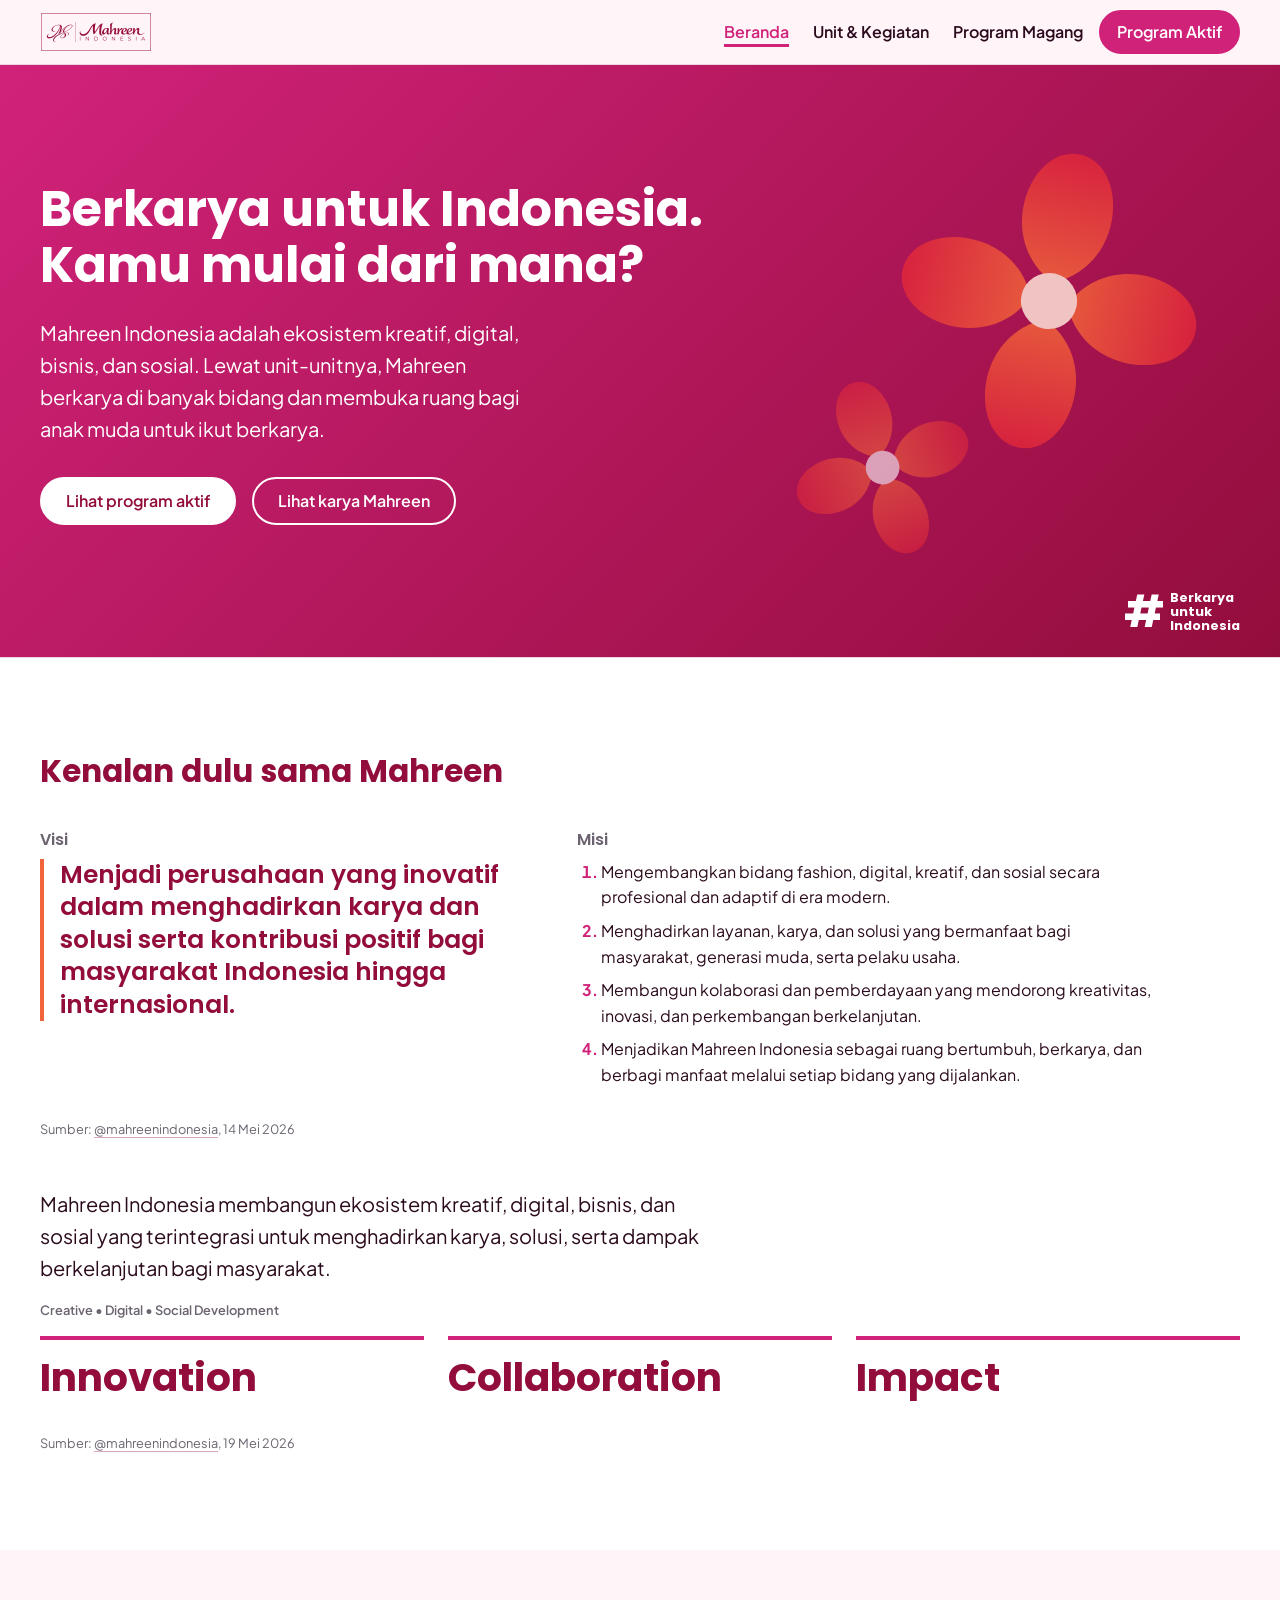
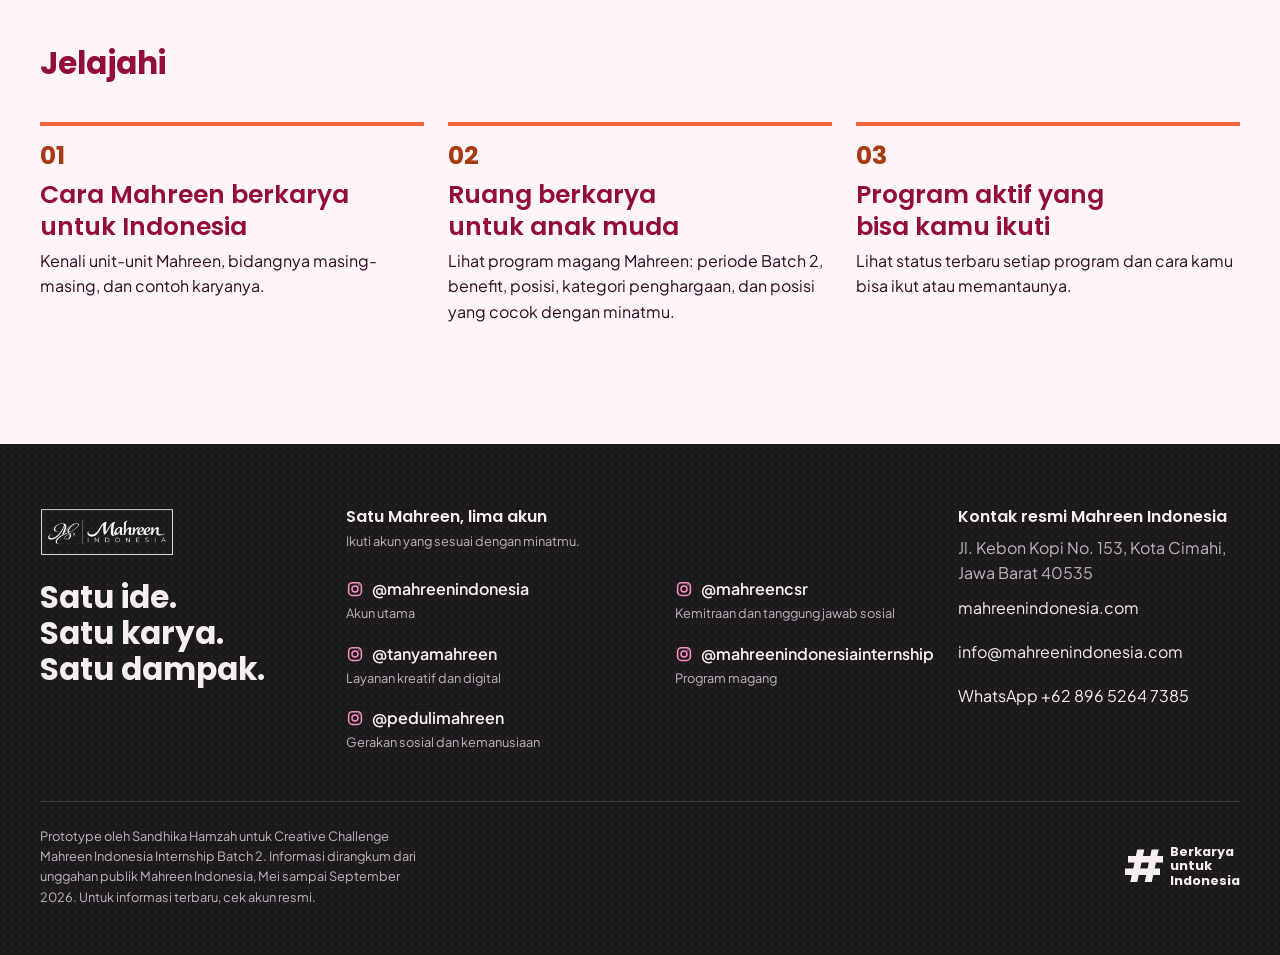
<file: index.html>
<!DOCTYPE html>
<html lang="id">
<head>
  <meta charset="utf-8">
  <meta name="viewport" content="width=device-width, initial-scale=1">
  <title>Mahreen untuk Anak Muda: Berkarya untuk Indonesia</title>
  <meta name="description" content="Kenalan dengan Mahreen Indonesia, ekosistem kreatif, digital, bisnis, dan sosial, lewat tema Berkarya untuk Indonesia.">
  <meta name="theme-color" content="#FFF5F9">
  <link rel="icon" href="assets/favicon.svg" type="image/svg+xml">

  <!--
    Open Graph untuk pratinjau tautan saat dibagikan. Setiap halaman punya judul dan
    deskripsi sendiri. Setelah deploy, ganti og:image dengan alamat lengkap (https://...)
    dan tambahkan og:url, karena sebagian platform tidak membaca alamat relatif.
  -->
  <meta property="og:type" content="website">
  <meta property="og:locale" content="id_ID">
  <meta property="og:site_name" content="Mahreen untuk Anak Muda">
  <meta property="og:title" content="Berkarya untuk Indonesia. Kamu mulai dari mana?">
  <meta property="og:description" content="Kenalan dengan Mahreen Indonesia, ekosistem kreatif, digital, bisnis, dan sosial, lewat tema Berkarya untuk Indonesia.">
  <meta property="og:image" content="assets/og-image.png">
  <meta property="og:image:width" content="1200">
  <meta property="og:image:height" content="630">
  <meta property="og:image:alt" content="Tulisan Berkarya untuk Indonesia dengan motif bunga empat kelopak berwarna oranye dan magenta.">
  <meta name="twitter:card" content="summary_large_image">

  <!--
    Font Google dimuat tanpa menahan tampilan halaman: file CSS-nya diunduh sebagai
    "preload", lalu dijadikan stylesheet begitu selesai. Sampai font siap, teks tampil
    dengan font sistem (display=swap). Blok noscript untuk browser tanpa JavaScript.
  -->
  <link rel="preconnect" href="https://fonts.googleapis.com">
  <link rel="preconnect" href="https://fonts.gstatic.com" crossorigin>
  <link rel="preload" as="style" href="https://fonts.googleapis.com/css2?family=Plus+Jakarta+Sans:wght@400;500;600&family=Poppins:wght@600;700&display=swap" onload="this.onload=null;this.rel='stylesheet'">
  <noscript><link rel="stylesheet" href="https://fonts.googleapis.com/css2?family=Plus+Jakarta+Sans:wght@400;500;600&family=Poppins:wght@600;700&display=swap"></noscript>

  <!--
    Penanda bahwa JavaScript berjalan. Dipasang paling awal supaya menu di HP langsung
    terlipat tanpa berkedip. Tanpa JavaScript, kelas ini tidak ada dan navigasi tampil lengkap.
  -->
  <script>document.documentElement.classList.add("js");</script>

  <link rel="stylesheet" href="css/tokens.css">
  <link rel="stylesheet" href="css/base.css">
  <link rel="stylesheet" href="css/components.css">

  <!--
    Script klasik (bukan module) dengan defer, dijalankan berurutan:
    data.js (objek MAHREEN) dulu, lalu main.js. main.js membaca data-page pada <body>
    untuk menentukan bagian mana yang dirender di halaman ini.
  -->
  <script src="js/data.js" defer></script>
  <script src="js/main.js" defer></script>
</head>
<body data-page="beranda">
  <a class="skip-link" href="#konten">Langsung ke konten</a>

  <!-- Sprite SVG: motif bunga empat kelopak dan ikon garis, dipakai ulang lewat <use> -->
  <svg class="svg-sprite" aria-hidden="true" focusable="false">
    <!--
      Gradasi kelopak untuk hero: oranye di pangkal ke merah di ujung. Satuan objectBoundingBox
      membuat setiap kelopak mendapat gradasinya sendiri, dari pangkal (bawah) ke ujung (atas).
    -->
    <linearGradient id="gradasi-kelopak" x1="0" y1="1" x2="0" y2="0">
      <stop offset="0" style="stop-color: var(--color-kelopak-pangkal)" />
      <stop offset="1" style="stop-color: var(--color-kelopak-ujung)" />
    </linearGradient>

    <symbol id="motif-bunga" viewBox="-50 -50 100 100">
      <g style="fill: var(--motif-kelopak, #F2653A)">
        <path d="M0 -6 C -22 -16 -16 -48 0 -48 C 16 -48 22 -16 0 -6 Z" />
        <path d="M0 -6 C -22 -16 -16 -48 0 -48 C 16 -48 22 -16 0 -6 Z" transform="rotate(90)" />
        <path d="M0 -6 C -22 -16 -16 -48 0 -48 C 16 -48 22 -16 0 -6 Z" transform="rotate(180)" />
        <path d="M0 -6 C -22 -16 -16 -48 0 -48 C 16 -48 22 -16 0 -6 Z" transform="rotate(270)" />
      </g>
      <circle r="9" style="fill: var(--motif-tengah, #D1227A)" />
    </symbol>

    <!-- Ikon garis: viewBox 24, stroke 2, ujung membulat. -->
    <symbol id="ikon-instagram" viewBox="0 0 24 24" fill="none" stroke="currentColor" stroke-width="2" stroke-linecap="round" stroke-linejoin="round">
      <rect x="3.5" y="3.5" width="17" height="17" rx="5" />
      <circle cx="12" cy="12" r="4" />
      <path d="M17.2 6.8h.01" />
    </symbol>
    <symbol id="ikon-menu" viewBox="0 0 24 24" fill="none" stroke="currentColor" stroke-width="2" stroke-linecap="round" stroke-linejoin="round">
      <path d="M4 7h16M4 12h16M4 17h16" />
    </symbol>
  </svg>

  <header class="site-header">
    <div class="container site-header__inner">
      <!-- Logo resmi versi crimson untuk latar terang -->
      <a class="wordmark" href="index.html">
        <img class="wordmark__logo" src="assets/logo/mahreen-crimson.png" alt="Mahreen Indonesia" width="112" height="40">
      </a>
      <!--
        Tombol Menu hanya dipakai di layar di bawah 480px. Tombol ini disembunyikan (hidden)
        sampai main.js berjalan, jadi tanpa JavaScript navigasi tetap tampil lengkap.
      -->
      <button class="menu-tombol" type="button" aria-expanded="false" aria-controls="navigasi-utama" hidden>
        <svg class="ikon" aria-hidden="true" focusable="false"><use href="#ikon-menu" /></svg>
        Menu
      </button>
      <nav class="site-nav" id="navigasi-utama" aria-label="Navigasi utama">
        <ul class="site-nav__list" role="list">
          <li><a class="site-nav__link" href="index.html" aria-current="page">Beranda</a></li>
          <li><a class="site-nav__link" href="karya.html">Unit &amp; Kegiatan</a></li>
          <li><a class="site-nav__link" href="anak-muda.html">Program Magang</a></li>
          <li><a class="site-nav__link site-nav__link--aksi" href="program-aktif.html">Program Aktif</a></li>
        </ul>
      </nav>
    </div>
  </header>

  <main id="konten">
    <section class="hero" aria-labelledby="hero-judul">
      <div class="container grid hero__inner">
        <div class="hero__teks">
          <h1 id="hero-judul" class="hero__judul">
            <span class="hero__tema">Berkarya untuk Indonesia.</span>
            <span class="hero__sorot">Kamu mulai dari mana?</span>
          </h1>
          <p class="hero__sub">
            Mahreen Indonesia adalah ekosistem kreatif, digital, bisnis, dan sosial. Lewat unit-unitnya,
            Mahreen berkarya di banyak bidang dan membuka ruang bagi anak muda untuk ikut berkarya.
          </p>
          <div class="hero__aksi">
            <a class="btn btn--primary" href="program-aktif.html">Lihat program aktif</a>
            <a class="btn btn--secondary" href="karya.html">Lihat karya Mahreen</a>
          </div>
        </div>

        <!--
          Penanda tema di pojok kanan bawah, seperti di postingan Mahreen.
          Disembunyikan dari pembaca layar karena judul hero sudah menyebut tema yang sama.
        -->
        <p class="tagar tagar--hero" aria-hidden="true"><span class="tagar__pagar">#</span><span class="tagar__teks"><span>Berkarya</span> <span>untuk</span> <span>Indonesia</span></span></p>

        <div class="hero__motif" aria-hidden="true">
          <svg class="hero__bunga hero__bunga--besar"><use href="#motif-bunga" /></svg>
          <svg class="hero__bunga hero__bunga--kecil"><use href="#motif-bunga" /></svg>
        </div>
      </div>
    </section>

    <!-- Visi, misi, ekosistem, tiga kata, dan sumbernya dirender js/main.js dari MAHREEN.profil -->
    <section class="section kenalan" aria-labelledby="kenalan-judul">
      <div class="container">
        <h2 id="kenalan-judul" class="section__judul">
          Kenalan dulu sama Mahreen
        </h2>
        <div class="kenalan__isi" id="kenalan-isi"></div>
      </div>
    </section>

    <!--
      Jelajahi: tiga tautan ke halaman berikutnya, urut sesuai alur cerita.
      Nomor 01 sampai 03 menegaskan urutan itu (continuity).
    -->
    <section class="section jelajahi" aria-labelledby="jelajahi-judul">
      <div class="container">
        <h2 id="jelajahi-judul" class="section__judul">
          Jelajahi
        </h2>
        <ol class="jelajahi__list" role="list">
          <li class="jelajahi__item">
            <span class="jelajahi__nomor" aria-hidden="true">01</span>
            <h3 class="jelajahi__judul"><a href="karya.html">Cara Mahreen berkarya untuk Indonesia</a></h3>
            <p class="jelajahi__teks">Kenali unit-unit Mahreen, bidangnya masing-masing, dan contoh karyanya.</p>
          </li>
          <li class="jelajahi__item">
            <span class="jelajahi__nomor" aria-hidden="true">02</span>
            <h3 class="jelajahi__judul"><a href="anak-muda.html">Ruang berkarya untuk anak muda</a></h3>
            <p class="jelajahi__teks">Lihat program magang Mahreen: periode Batch 2, benefit, posisi, kategori penghargaan, dan posisi yang cocok dengan minatmu.</p>
          </li>
          <li class="jelajahi__item">
            <span class="jelajahi__nomor" aria-hidden="true">03</span>
            <h3 class="jelajahi__judul"><a href="program-aktif.html">Program aktif yang bisa kamu ikuti</a></h3>
            <p class="jelajahi__teks">Lihat status terbaru setiap program dan cara kamu bisa ikut atau memantaunya.</p>
          </li>
        </ol>
      </div>
    </section>

    <!--
      Beranda tidak memakai blok Lanjut: bagian Jelajahi di atas sudah menautkan
      ketiga halaman lain, termasuk halaman berikutnya (Unit &amp; Kegiatan) sebagai nomor 01.
    -->
  </main>

  <footer class="site-footer">
    <div class="container">
      <!--
        Lapis atas: tiga kolom rata atas (merek, akun, kontak).
        Kolom yang lebih pendek dibiarkan pendek, ruang di bawahnya tidak diisi.
      -->
      <div class="site-footer__atas">
        <div class="site-footer__kolom site-footer__kolom--merek">
          <!-- Logo resmi versi putih untuk latar gelap -->
          <img class="site-footer__logo" src="assets/logo/mahreen-putih.png" alt="Mahreen Indonesia" width="135" height="48" loading="lazy">
          <p class="site-footer__tagline"><span>Satu ide.</span> <span>Satu karya.</span> <span>Satu dampak.</span></p>
        </div>

        <div class="site-footer__kolom site-footer__kolom--akun">
          <h2 class="site-footer__judul">Satu Mahreen, lima akun</h2>
          <p class="site-footer__intro">Ikuti akun yang sesuai dengan minatmu.</p>
          <!-- Diisi dari MAHREEN.akun -->
          <ul class="akun__list" id="akun-list" role="list"></ul>
        </div>

        <div class="site-footer__kolom site-footer__kolom--kontak">
          <h2 class="site-footer__judul">Kontak resmi Mahreen Indonesia</h2>
          <!-- Diisi dari MAHREEN.kontak -->
          <address class="site-footer__alamat" id="kontak"></address>
        </div>
      </div>

      <!-- Lapis bawah: catatan prototype di kiri, penanda tema di kanan, dipisah garis tipis -->
      <div class="site-footer__bawah">
        <p class="site-footer__catatan">
          Prototype oleh Sandhika Hamzah untuk Creative Challenge Mahreen Indonesia Internship Batch 2.
          Informasi dirangkum dari unggahan publik Mahreen Indonesia, Mei sampai September 2026.
          Untuk informasi terbaru, cek akun resmi.
        </p>

        <!-- Penanda tema di pojok kanan bawah, seperti di postingan Mahreen -->
        <p class="tagar tagar--footer"><span class="tagar__pagar" aria-hidden="true">#</span><span class="tagar__teks"><span>Berkarya</span> <span>untuk</span> <span>Indonesia</span></span></p>
      </div>
    </div>
  </footer>

</body>
</html>
</file>
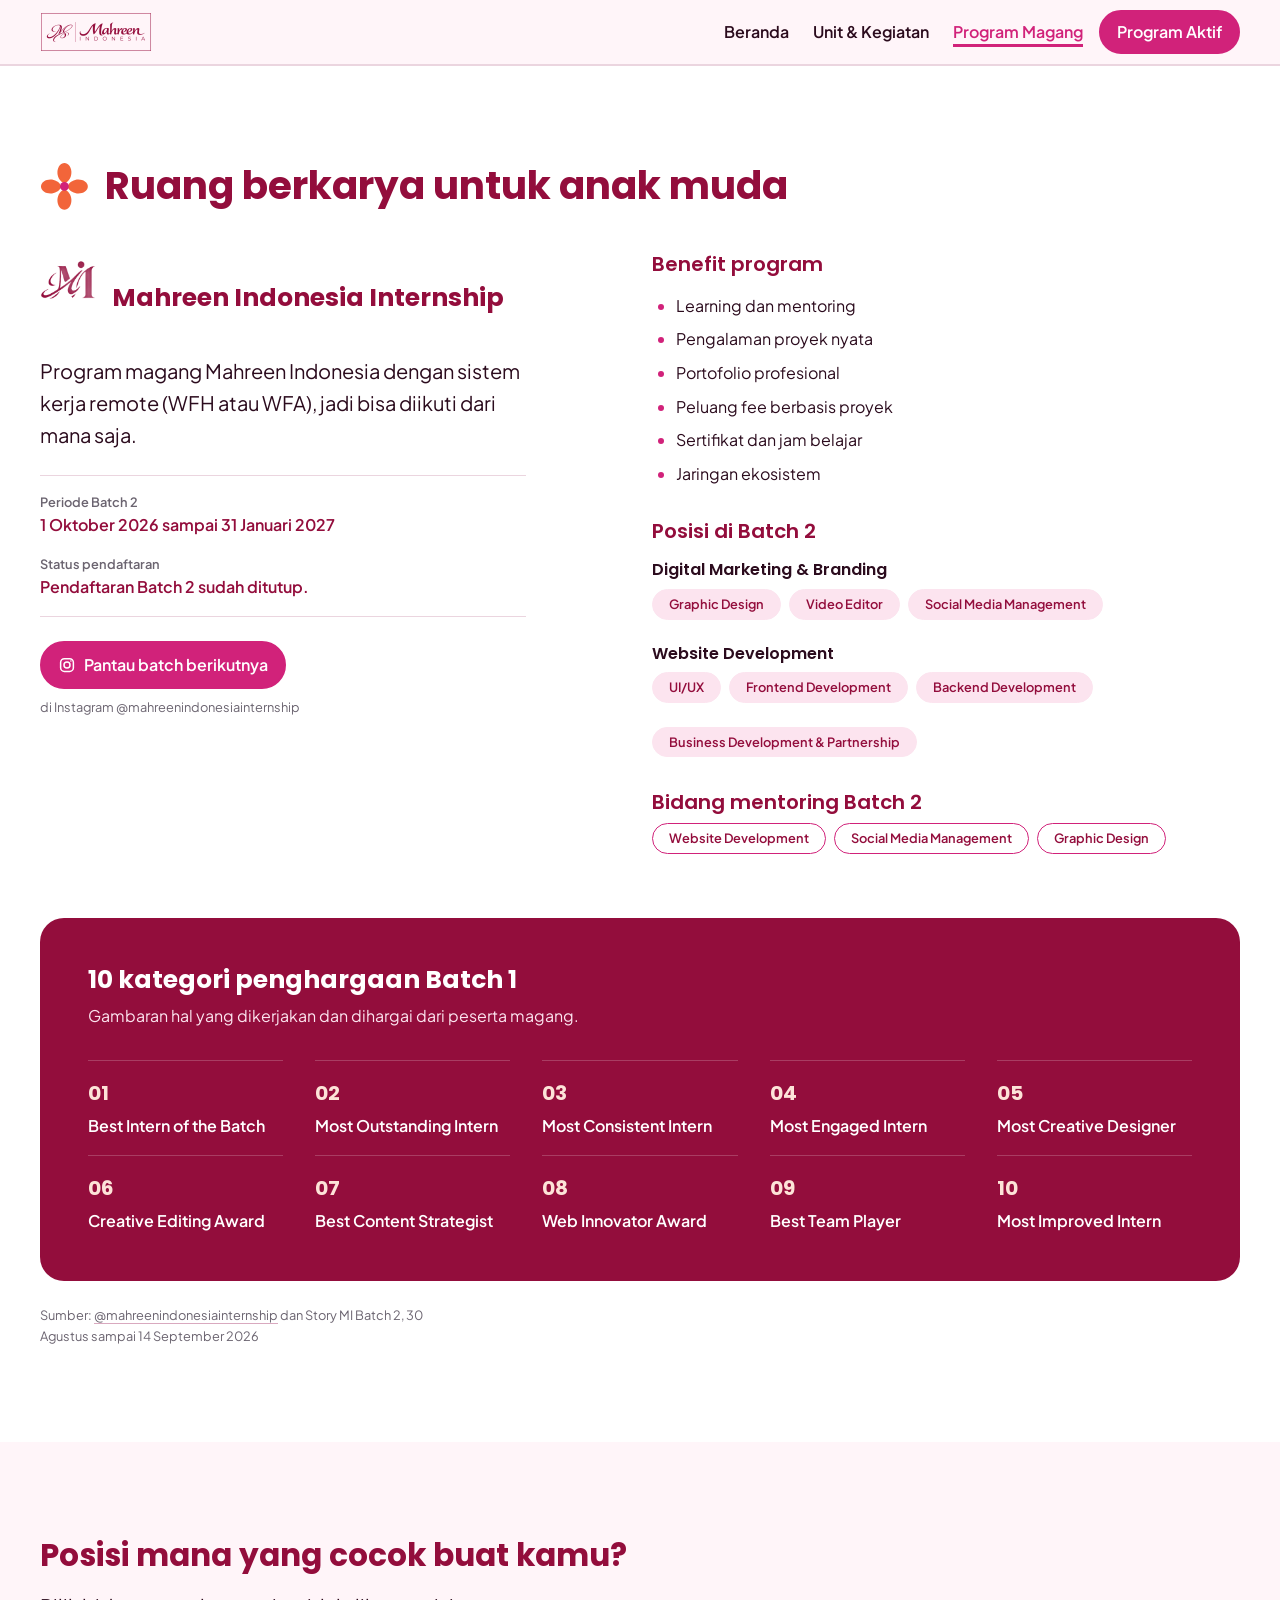
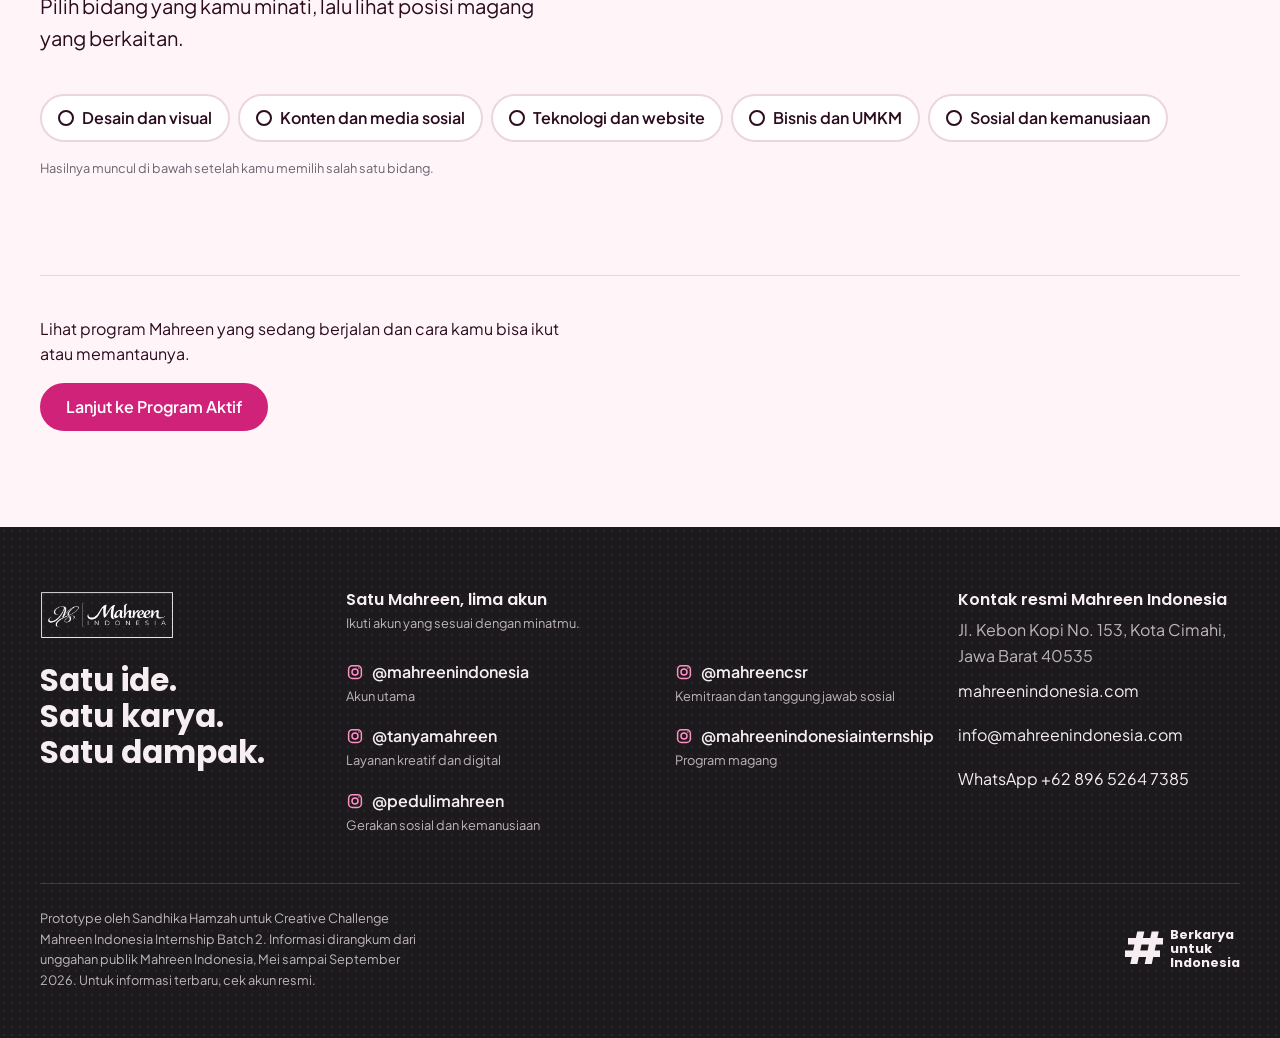
<file: anak-muda.html>
<!DOCTYPE html>
<html lang="id">
<head>
  <meta charset="utf-8">
  <meta name="viewport" content="width=device-width, initial-scale=1">
  <title>Ruang berkarya untuk anak muda | Mahreen untuk Anak Muda</title>
  <meta name="description" content="Program magang Mahreen Indonesia: periode Batch 2, benefit, posisi, bidang mentoring, kategori penghargaan Batch 1, dan posisi yang berkaitan dengan minatmu.">
  <meta name="theme-color" content="#FFF5F9">
  <link rel="icon" href="assets/favicon.svg" type="image/svg+xml">

  <!-- Open Graph halaman ini. Lihat catatan di index.html soal alamat lengkap setelah deploy. -->
  <meta property="og:type" content="website">
  <meta property="og:locale" content="id_ID">
  <meta property="og:site_name" content="Mahreen untuk Anak Muda">
  <meta property="og:title" content="Ruang berkarya untuk anak muda">
  <meta property="og:description" content="Program magang Mahreen Indonesia: periode Batch 2, benefit, posisi, bidang mentoring, kategori penghargaan Batch 1, dan posisi yang berkaitan dengan minatmu.">
  <meta property="og:image" content="assets/og-image.png">
  <meta property="og:image:width" content="1200">
  <meta property="og:image:height" content="630">
  <meta property="og:image:alt" content="Tulisan Berkarya untuk Indonesia dengan motif bunga empat kelopak berwarna oranye dan magenta.">
  <meta name="twitter:card" content="summary_large_image">

  <!--
    Font Google dimuat tanpa menahan tampilan halaman: file CSS-nya diunduh sebagai
    "preload", lalu dijadikan stylesheet begitu selesai. Sampai font siap, teks tampil
    dengan font sistem (display=swap). Blok noscript untuk browser tanpa JavaScript.
  -->
  <link rel="preconnect" href="https://fonts.googleapis.com">
  <link rel="preconnect" href="https://fonts.gstatic.com" crossorigin>
  <link rel="preload" as="style" href="https://fonts.googleapis.com/css2?family=Plus+Jakarta+Sans:wght@400;500;600&family=Poppins:wght@600;700&display=swap" onload="this.onload=null;this.rel='stylesheet'">
  <noscript><link rel="stylesheet" href="https://fonts.googleapis.com/css2?family=Plus+Jakarta+Sans:wght@400;500;600&family=Poppins:wght@600;700&display=swap"></noscript>

  <!--
    Penanda bahwa JavaScript berjalan. Dipasang paling awal supaya menu di HP langsung
    terlipat tanpa berkedip. Tanpa JavaScript, kelas ini tidak ada dan navigasi tampil lengkap.
  -->
  <script>document.documentElement.classList.add("js");</script>

  <link rel="stylesheet" href="css/tokens.css">
  <link rel="stylesheet" href="css/base.css">
  <link rel="stylesheet" href="css/components.css">

  <!--
    Script klasik (bukan module) dengan defer, dijalankan berurutan:
    data.js (objek MAHREEN) dulu, lalu main.js. main.js membaca data-page pada <body>
    untuk menentukan bagian mana yang dirender di halaman ini.
  -->
  <script src="js/data.js" defer></script>
  <script src="js/main.js" defer></script>
</head>
<body data-page="anak-muda">
  <a class="skip-link" href="#konten">Langsung ke konten</a>

  <!-- Sprite SVG: motif bunga empat kelopak dan ikon garis, dipakai ulang lewat <use> -->
  <svg class="svg-sprite" aria-hidden="true" focusable="false">
    <symbol id="motif-bunga" viewBox="-50 -50 100 100">
      <g style="fill: var(--motif-kelopak, #F2653A)">
        <path d="M0 -6 C -22 -16 -16 -48 0 -48 C 16 -48 22 -16 0 -6 Z" />
        <path d="M0 -6 C -22 -16 -16 -48 0 -48 C 16 -48 22 -16 0 -6 Z" transform="rotate(90)" />
        <path d="M0 -6 C -22 -16 -16 -48 0 -48 C 16 -48 22 -16 0 -6 Z" transform="rotate(180)" />
        <path d="M0 -6 C -22 -16 -16 -48 0 -48 C 16 -48 22 -16 0 -6 Z" transform="rotate(270)" />
      </g>
      <circle r="9" style="fill: var(--motif-tengah, #D1227A)" />
    </symbol>

    <!-- Ikon garis: viewBox 24, stroke 2, ujung membulat. -->
    <symbol id="ikon-instagram" viewBox="0 0 24 24" fill="none" stroke="currentColor" stroke-width="2" stroke-linecap="round" stroke-linejoin="round">
      <rect x="3.5" y="3.5" width="17" height="17" rx="5" />
      <circle cx="12" cy="12" r="4" />
      <path d="M17.2 6.8h.01" />
    </symbol>
    <symbol id="ikon-menu" viewBox="0 0 24 24" fill="none" stroke="currentColor" stroke-width="2" stroke-linecap="round" stroke-linejoin="round">
      <path d="M4 7h16M4 12h16M4 17h16" />
    </symbol>
  </svg>

  <header class="site-header">
    <div class="container site-header__inner">
      <!-- Logo resmi versi crimson untuk latar terang -->
      <a class="wordmark" href="index.html">
        <img class="wordmark__logo" src="assets/logo/mahreen-crimson.png" alt="Mahreen Indonesia" width="112" height="40">
      </a>
      <!--
        Tombol Menu hanya dipakai di layar di bawah 480px. Tombol ini disembunyikan (hidden)
        sampai main.js berjalan, jadi tanpa JavaScript navigasi tetap tampil lengkap.
      -->
      <button class="menu-tombol" type="button" aria-expanded="false" aria-controls="navigasi-utama" hidden>
        <svg class="ikon" aria-hidden="true" focusable="false"><use href="#ikon-menu" /></svg>
        Menu
      </button>
      <nav class="site-nav" id="navigasi-utama" aria-label="Navigasi utama">
        <ul class="site-nav__list" role="list">
          <li><a class="site-nav__link" href="index.html">Beranda</a></li>
          <li><a class="site-nav__link" href="karya.html">Unit &amp; Kegiatan</a></li>
          <li><a class="site-nav__link" href="anak-muda.html" aria-current="page">Program Magang</a></li>
          <li><a class="site-nav__link site-nav__link--aksi" href="program-aktif.html">Program Aktif</a></li>
        </ul>
      </nav>
    </div>
  </header>

  <main id="konten">
    <section class="section anak-muda" aria-labelledby="anak-muda-judul">
      <div class="container">
        <h1 id="anak-muda-judul" class="section__judul halaman__judul">
          <svg class="section__penanda" aria-hidden="true" focusable="false"><use href="#motif-bunga" /></svg>
          Ruang berkarya untuk anak muda
        </h1>
        <!-- Program magang dari MAHREEN.internship -->
        <div class="anak-muda__isi" id="anak-muda-isi"></div>
      </div>
    </section>

    <!--
      Pilih bidang minat: satu-satunya bagian interaktif di situs.
      Pilihan dirender dari MAHREEN.minat sebagai radio button bawaan HTML,
      jadi panah kiri dan kanan (atau atas dan bawah) langsung berpindah pilihan.
      Panel hasil baru muncul setelah pembaca memilih.
    -->
    <section class="section pilih-posisi" aria-labelledby="pilih-posisi-judul">
      <div class="container">
        <h2 id="pilih-posisi-judul" class="section__judul">
          Posisi mana yang cocok buat kamu?
        </h2>
        <p class="section__pengantar">Pilih bidang yang kamu minati, lalu lihat posisi magang yang berkaitan.</p>
        <fieldset class="minat" id="minat-pilihan">
          <legend class="visually-hidden">Pilih bidang yang kamu minati</legend>
        </fieldset>
        <p class="minat__petunjuk" id="minat-petunjuk">Hasilnya muncul di bawah setelah kamu memilih salah satu bidang.</p>
        <!-- Hasil diumumkan ke pembaca layar setiap pilihan berganti. Kosong sampai ada pilihan. -->
        <div class="minat-hasil" id="minat-hasil" aria-live="polite"></div>
      </div>
    </section>

    <!-- Continuity: tautan ke halaman berikutnya dalam alur cerita -->
    <nav class="lanjut" aria-label="Halaman berikutnya">
      <div class="container">
        <div class="lanjut__isi">
          <p class="lanjut__teks">Lihat program Mahreen yang sedang berjalan dan cara kamu bisa ikut atau memantaunya.</p>
          <a class="btn btn--primary lanjut__tombol" href="program-aktif.html">Lanjut ke Program Aktif</a>
        </div>
      </div>
    </nav>
  </main>

  <footer class="site-footer">
    <div class="container">
      <!--
        Lapis atas: tiga kolom rata atas (merek, akun, kontak).
        Kolom yang lebih pendek dibiarkan pendek, ruang di bawahnya tidak diisi.
      -->
      <div class="site-footer__atas">
        <div class="site-footer__kolom site-footer__kolom--merek">
          <!-- Logo resmi versi putih untuk latar gelap -->
          <img class="site-footer__logo" src="assets/logo/mahreen-putih.png" alt="Mahreen Indonesia" width="135" height="48" loading="lazy">
          <p class="site-footer__tagline"><span>Satu ide.</span> <span>Satu karya.</span> <span>Satu dampak.</span></p>
        </div>

        <div class="site-footer__kolom site-footer__kolom--akun">
          <h2 class="site-footer__judul">Satu Mahreen, lima akun</h2>
          <p class="site-footer__intro">Ikuti akun yang sesuai dengan minatmu.</p>
          <!-- Diisi dari MAHREEN.akun -->
          <ul class="akun__list" id="akun-list" role="list"></ul>
        </div>

        <div class="site-footer__kolom site-footer__kolom--kontak">
          <h2 class="site-footer__judul">Kontak resmi Mahreen Indonesia</h2>
          <!-- Diisi dari MAHREEN.kontak -->
          <address class="site-footer__alamat" id="kontak"></address>
        </div>
      </div>

      <!-- Lapis bawah: catatan prototype di kiri, penanda tema di kanan, dipisah garis tipis -->
      <div class="site-footer__bawah">
        <p class="site-footer__catatan">
          Prototype oleh Sandhika Hamzah untuk Creative Challenge Mahreen Indonesia Internship Batch 2.
          Informasi dirangkum dari unggahan publik Mahreen Indonesia, Mei sampai September 2026.
          Untuk informasi terbaru, cek akun resmi.
        </p>

        <!-- Penanda tema di pojok kanan bawah, seperti di postingan Mahreen -->
        <p class="tagar tagar--footer"><span class="tagar__pagar" aria-hidden="true">#</span><span class="tagar__teks"><span>Berkarya</span> <span>untuk</span> <span>Indonesia</span></span></p>
      </div>
    </div>
  </footer>

</body>
</html>
</file>
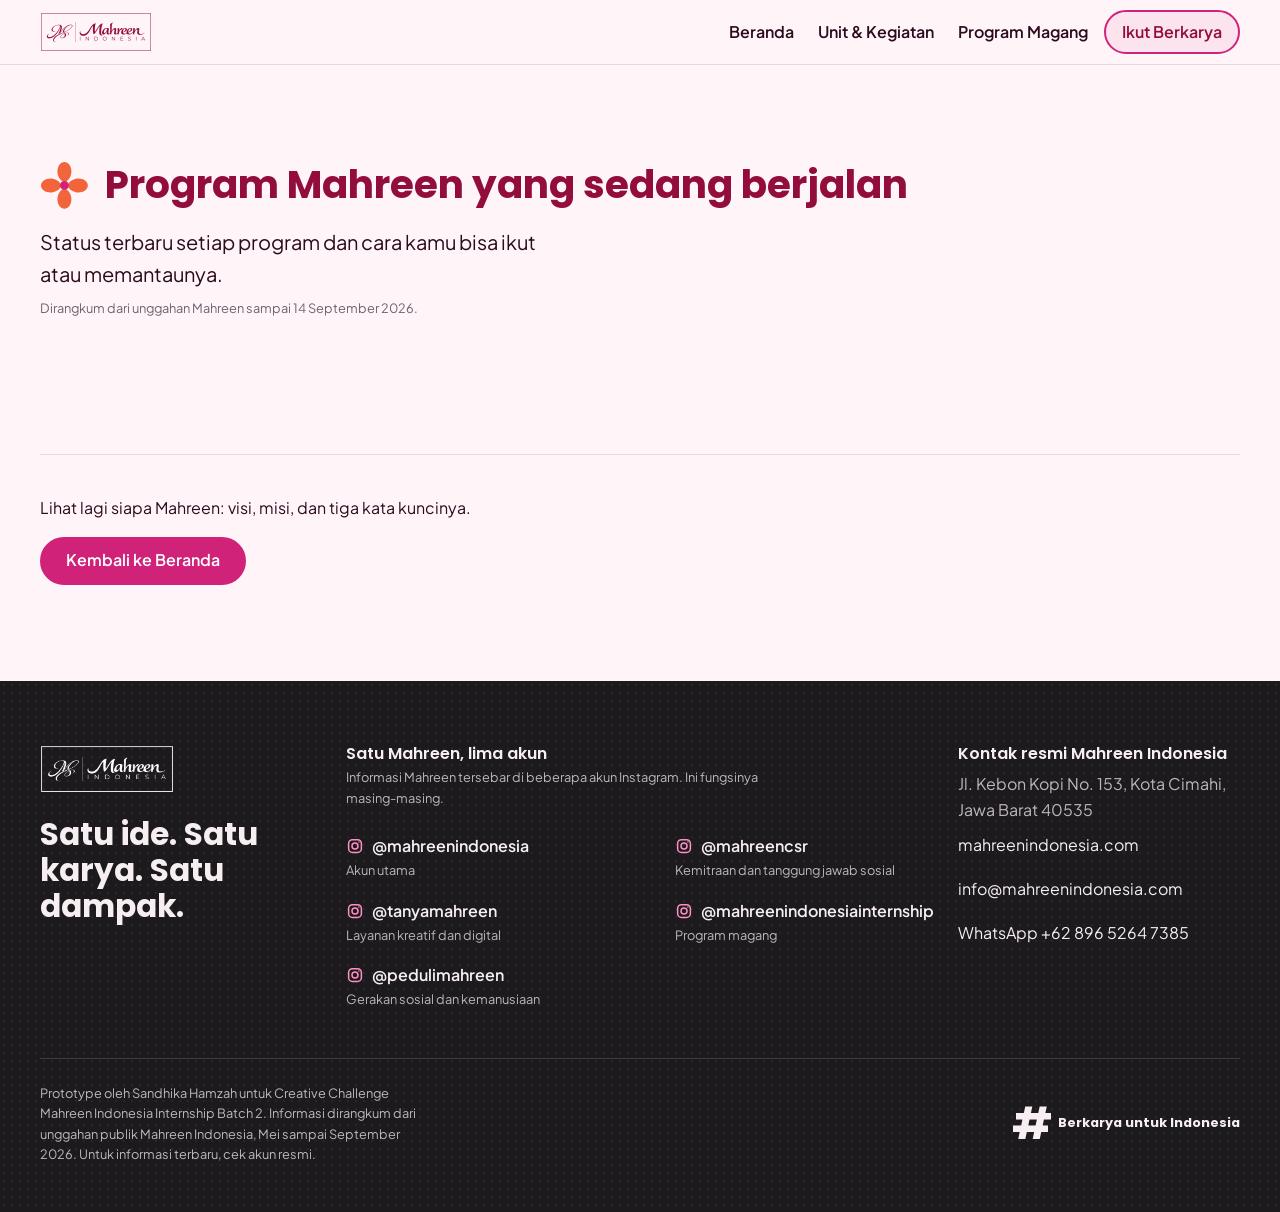
<file: ikut-berkarya.html>
<!DOCTYPE html>
<html lang="id">
<head>
  <meta charset="utf-8">
  <meta name="viewport" content="width=device-width, initial-scale=1">
  <title>Program Mahreen yang sedang berjalan | Mahreen untuk Anak Muda</title>
  <meta name="description" content="Status terbaru program Mahreen Indonesia dan cara kamu bisa ikut atau memantaunya.">
  <meta name="theme-color" content="#FFF5F9">
  <link rel="icon" href="assets/favicon.svg" type="image/svg+xml">

  <!-- Open Graph halaman ini. Lihat catatan di index.html soal alamat lengkap setelah deploy. -->
  <meta property="og:type" content="website">
  <meta property="og:locale" content="id_ID">
  <meta property="og:site_name" content="Mahreen untuk Anak Muda">
  <meta property="og:title" content="Program Mahreen yang sedang berjalan">
  <meta property="og:description" content="Status terbaru program Mahreen Indonesia dan cara kamu bisa ikut atau memantaunya.">
  <meta property="og:image" content="assets/og-image.png">
  <meta property="og:image:width" content="1200">
  <meta property="og:image:height" content="630">
  <meta property="og:image:alt" content="Tulisan Berkarya untuk Indonesia dengan motif bunga empat kelopak berwarna oranye dan magenta.">
  <meta name="twitter:card" content="summary_large_image">

  <!--
    Font Google dimuat tanpa menahan tampilan halaman: file CSS-nya diunduh sebagai
    "preload", lalu dijadikan stylesheet begitu selesai. Sampai font siap, teks tampil
    dengan font sistem (display=swap). Blok noscript untuk browser tanpa JavaScript.
  -->
  <link rel="preconnect" href="https://fonts.googleapis.com">
  <link rel="preconnect" href="https://fonts.gstatic.com" crossorigin>
  <link rel="preload" as="style" href="https://fonts.googleapis.com/css2?family=Plus+Jakarta+Sans:wght@400;500;600&family=Poppins:wght@600;700&display=swap" onload="this.onload=null;this.rel='stylesheet'">
  <noscript><link rel="stylesheet" href="https://fonts.googleapis.com/css2?family=Plus+Jakarta+Sans:wght@400;500;600&family=Poppins:wght@600;700&display=swap"></noscript>

  <!--
    Penanda bahwa JavaScript berjalan. Dipasang paling awal supaya menu di HP langsung
    terlipat tanpa berkedip. Tanpa JavaScript, kelas ini tidak ada dan navigasi tampil lengkap.
  -->
  <script>document.documentElement.classList.add("js");</script>

  <link rel="stylesheet" href="css/tokens.css">
  <link rel="stylesheet" href="css/base.css">
  <link rel="stylesheet" href="css/components.css">

  <!--
    Script klasik (bukan module) dengan defer, dijalankan berurutan:
    data.js (objek MAHREEN) dulu, lalu main.js. main.js membaca data-page pada <body>
    untuk menentukan bagian mana yang dirender di halaman ini.
  -->
  <script src="js/data.js" defer></script>
  <script src="js/main.js" defer></script>
</head>
<body data-page="ikut-berkarya">
  <a class="skip-link" href="#konten">Langsung ke konten</a>

  <!-- Sprite SVG: motif bunga empat kelopak dan ikon garis, dipakai ulang lewat <use> -->
  <svg class="svg-sprite" aria-hidden="true" focusable="false">
    <symbol id="motif-bunga" viewBox="-50 -50 100 100">
      <g style="fill: var(--motif-kelopak, #F2653A)">
        <path d="M0 -6 C -22 -16 -16 -48 0 -48 C 16 -48 22 -16 0 -6 Z" />
        <path d="M0 -6 C -22 -16 -16 -48 0 -48 C 16 -48 22 -16 0 -6 Z" transform="rotate(90)" />
        <path d="M0 -6 C -22 -16 -16 -48 0 -48 C 16 -48 22 -16 0 -6 Z" transform="rotate(180)" />
        <path d="M0 -6 C -22 -16 -16 -48 0 -48 C 16 -48 22 -16 0 -6 Z" transform="rotate(270)" />
      </g>
      <circle r="9" style="fill: var(--motif-tengah, #D1227A)" />
    </symbol>

    <!-- Ikon garis: viewBox 24, stroke 2, ujung membulat. -->
    <symbol id="ikon-instagram" viewBox="0 0 24 24" fill="none" stroke="currentColor" stroke-width="2" stroke-linecap="round" stroke-linejoin="round">
      <rect x="3.5" y="3.5" width="17" height="17" rx="5" />
      <circle cx="12" cy="12" r="4" />
      <path d="M17.2 6.8h.01" />
    </symbol>
    <symbol id="ikon-menu" viewBox="0 0 24 24" fill="none" stroke="currentColor" stroke-width="2" stroke-linecap="round" stroke-linejoin="round">
      <path d="M4 7h16M4 12h16M4 17h16" />
    </symbol>
  </svg>

  <header class="site-header">
    <div class="container site-header__inner">
      <!-- Logo resmi versi crimson untuk latar terang -->
      <a class="wordmark" href="index.html">
        <img class="wordmark__logo" src="assets/logo/mahreen-crimson.png" alt="Mahreen Indonesia" width="112" height="40">
      </a>
      <!--
        Tombol Menu hanya dipakai di layar di bawah 480px. Tombol ini disembunyikan (hidden)
        sampai main.js berjalan, jadi tanpa JavaScript navigasi tetap tampil lengkap.
      -->
      <button class="menu-tombol" type="button" aria-expanded="false" aria-controls="navigasi-utama" hidden>
        <svg class="ikon" aria-hidden="true" focusable="false"><use href="#ikon-menu" /></svg>
        Menu
      </button>
      <nav class="site-nav" id="navigasi-utama" aria-label="Navigasi utama">
        <ul class="site-nav__list" role="list">
          <li><a class="site-nav__link" href="index.html">Beranda</a></li>
          <li><a class="site-nav__link" href="karya.html">Unit &amp; Kegiatan</a></li>
          <li><a class="site-nav__link" href="anak-muda.html">Program Magang</a></li>
          <li><a class="site-nav__link site-nav__link--aksi" href="ikut-berkarya.html" aria-current="page">Ikut Berkarya</a></li>
        </ul>
      </nav>
    </div>
  </header>

  <main id="konten">
    <!-- Program yang sedang berjalan, dirender js/main.js dari MAHREEN.programBerjalan -->
    <section class="section program-berjalan" aria-labelledby="program-judul">
      <div class="container">
        <h1 id="program-judul" class="section__judul halaman__judul">
          <svg class="section__penanda" aria-hidden="true" focusable="false"><use href="#motif-bunga" /></svg>
          Program Mahreen yang sedang berjalan
        </h1>
        <p class="section__pengantar">Status terbaru setiap program dan cara kamu bisa ikut atau memantaunya.</p>
        <p class="program-berjalan__waktu">Dirangkum dari unggahan Mahreen sampai 14 September 2026.</p>
        <ul class="program-list" id="program-list" role="list"></ul>
      </div>
    </section>

    <nav class="lanjut" aria-label="Kembali">
      <div class="container">
        <div class="lanjut__isi">
          <p class="lanjut__teks">Lihat lagi siapa Mahreen: visi, misi, dan tiga kata kuncinya.</p>
          <a class="btn btn--primary lanjut__tombol" href="index.html">Kembali ke Beranda</a>
        </div>
      </div>
    </nav>
  </main>

  <footer class="site-footer">
    <div class="container">
      <!--
        Lapis atas: tiga kolom rata atas (merek, akun, kontak).
        Kolom yang lebih pendek dibiarkan pendek, ruang di bawahnya tidak diisi.
      -->
      <div class="site-footer__atas">
        <div class="site-footer__kolom site-footer__kolom--merek">
          <!-- Logo resmi versi putih untuk latar gelap -->
          <img class="site-footer__logo" src="assets/logo/mahreen-putih.png" alt="Mahreen Indonesia" width="135" height="48" loading="lazy">
          <p class="site-footer__tagline">Satu ide. Satu karya. Satu dampak.</p>
        </div>

        <div class="site-footer__kolom site-footer__kolom--akun">
          <h2 class="site-footer__judul">Satu Mahreen, lima akun</h2>
          <p class="site-footer__intro">Informasi Mahreen tersebar di beberapa akun Instagram. Ini fungsinya masing-masing.</p>
          <!-- Diisi dari MAHREEN.akun -->
          <ul class="akun__list" id="akun-list" role="list"></ul>
        </div>

        <div class="site-footer__kolom site-footer__kolom--kontak">
          <h2 class="site-footer__judul">Kontak resmi Mahreen Indonesia</h2>
          <!-- Diisi dari MAHREEN.kontak -->
          <address class="site-footer__alamat" id="kontak"></address>
        </div>
      </div>

      <!-- Lapis bawah: catatan prototype di kiri, penanda tema di kanan, dipisah garis tipis -->
      <div class="site-footer__bawah">
        <p class="site-footer__catatan">
          Prototype oleh Sandhika Hamzah untuk Creative Challenge Mahreen Indonesia Internship Batch 2.
          Informasi dirangkum dari unggahan publik Mahreen Indonesia, Mei sampai September 2026.
          Untuk informasi terbaru, cek akun resmi.
        </p>

        <!-- Penanda tema di pojok kanan bawah, seperti di postingan Mahreen -->
        <p class="tagar tagar--footer"><span class="tagar__pagar" aria-hidden="true">#</span> Berkarya untuk Indonesia</p>
      </div>
    </div>
  </footer>

</body>
</html>
</file>
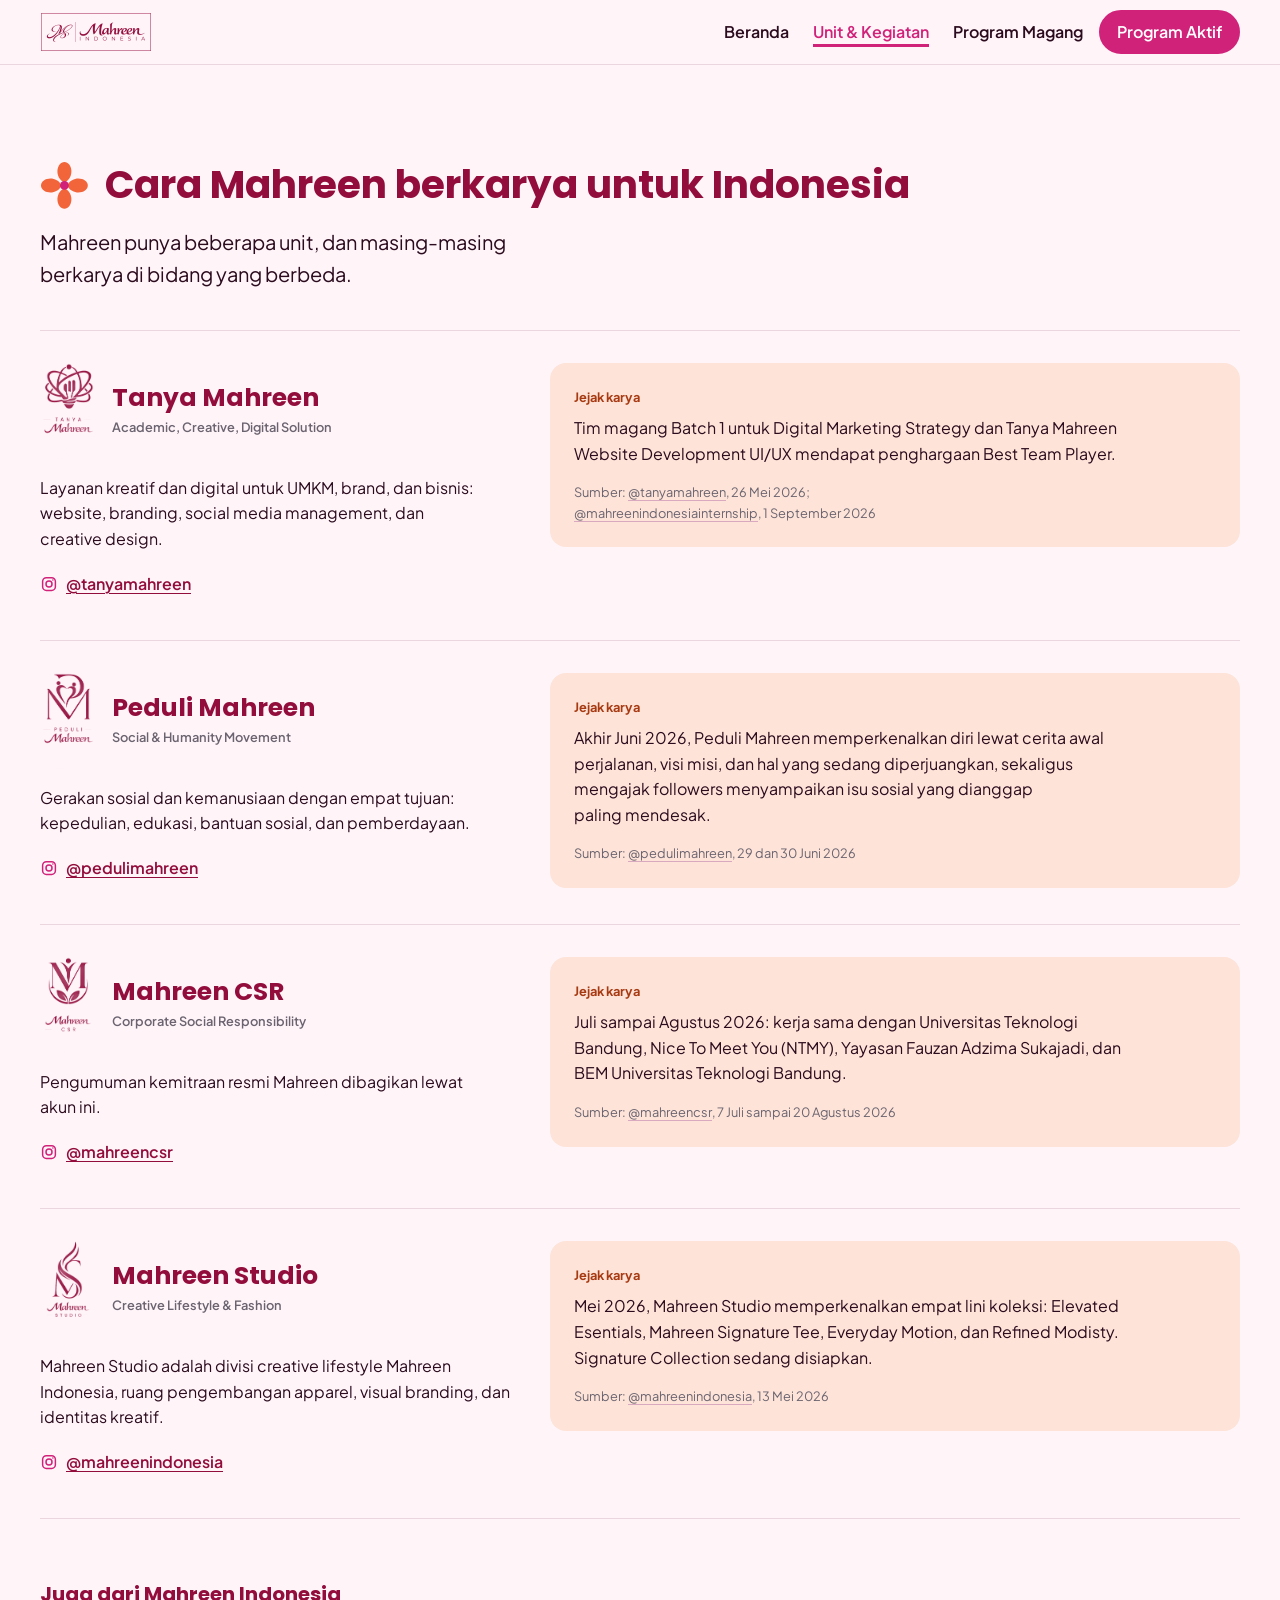
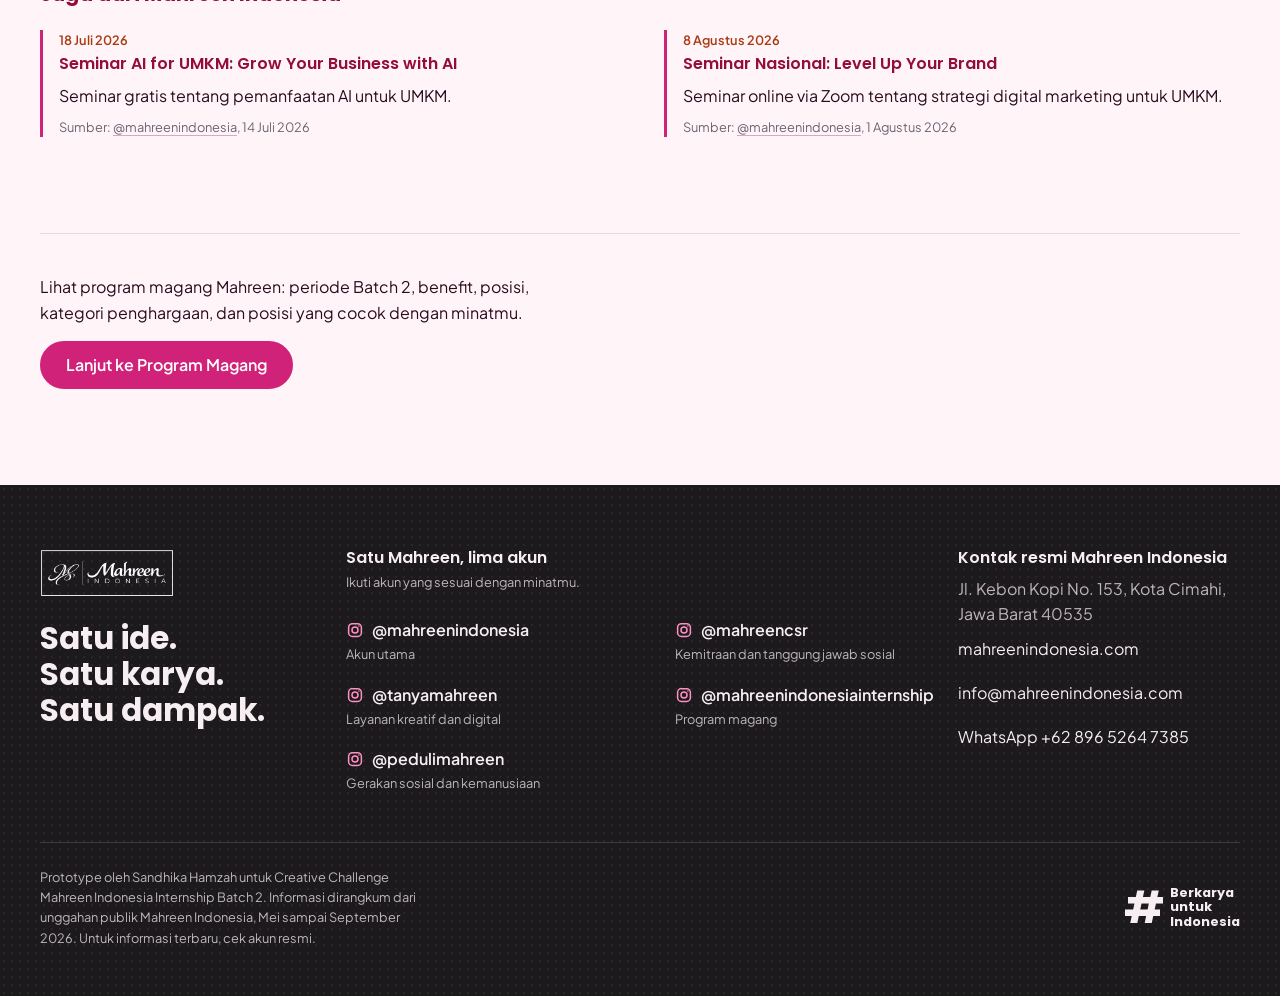
<file: karya.html>
<!DOCTYPE html>
<html lang="id">
<head>
  <meta charset="utf-8">
  <meta name="viewport" content="width=device-width, initial-scale=1">
  <title>Cara Mahreen berkarya untuk Indonesia | Mahreen untuk Anak Muda</title>
  <meta name="description" content="Unit-unit Mahreen Indonesia, bidangnya masing-masing, dan contoh karyanya.">
  <meta name="theme-color" content="#FFF5F9">
  <link rel="icon" href="assets/favicon.svg" type="image/svg+xml">

  <!-- Open Graph halaman ini. Lihat catatan di index.html soal alamat lengkap setelah deploy. -->
  <meta property="og:type" content="website">
  <meta property="og:locale" content="id_ID">
  <meta property="og:site_name" content="Mahreen untuk Anak Muda">
  <meta property="og:title" content="Cara Mahreen berkarya untuk Indonesia">
  <meta property="og:description" content="Unit-unit Mahreen Indonesia, bidangnya masing-masing, dan contoh karyanya.">
  <meta property="og:image" content="assets/og-image.png">
  <meta property="og:image:width" content="1200">
  <meta property="og:image:height" content="630">
  <meta property="og:image:alt" content="Tulisan Berkarya untuk Indonesia dengan motif bunga empat kelopak berwarna oranye dan magenta.">
  <meta name="twitter:card" content="summary_large_image">

  <!--
    Font Google dimuat tanpa menahan tampilan halaman: file CSS-nya diunduh sebagai
    "preload", lalu dijadikan stylesheet begitu selesai. Sampai font siap, teks tampil
    dengan font sistem (display=swap). Blok noscript untuk browser tanpa JavaScript.
  -->
  <link rel="preconnect" href="https://fonts.googleapis.com">
  <link rel="preconnect" href="https://fonts.gstatic.com" crossorigin>
  <link rel="preload" as="style" href="https://fonts.googleapis.com/css2?family=Plus+Jakarta+Sans:wght@400;500;600&family=Poppins:wght@600;700&display=swap" onload="this.onload=null;this.rel='stylesheet'">
  <noscript><link rel="stylesheet" href="https://fonts.googleapis.com/css2?family=Plus+Jakarta+Sans:wght@400;500;600&family=Poppins:wght@600;700&display=swap"></noscript>

  <!--
    Penanda bahwa JavaScript berjalan. Dipasang paling awal supaya menu di HP langsung
    terlipat tanpa berkedip. Tanpa JavaScript, kelas ini tidak ada dan navigasi tampil lengkap.
  -->
  <script>document.documentElement.classList.add("js");</script>

  <link rel="stylesheet" href="css/tokens.css">
  <link rel="stylesheet" href="css/base.css">
  <link rel="stylesheet" href="css/components.css">

  <!--
    Script klasik (bukan module) dengan defer, dijalankan berurutan:
    data.js (objek MAHREEN) dulu, lalu main.js. main.js membaca data-page pada <body>
    untuk menentukan bagian mana yang dirender di halaman ini.
  -->
  <script src="js/data.js" defer></script>
  <script src="js/main.js" defer></script>
</head>
<body data-page="karya">
  <a class="skip-link" href="#konten">Langsung ke konten</a>

  <!-- Sprite SVG: motif bunga empat kelopak dan ikon garis, dipakai ulang lewat <use> -->
  <svg class="svg-sprite" aria-hidden="true" focusable="false">
    <symbol id="motif-bunga" viewBox="-50 -50 100 100">
      <g style="fill: var(--motif-kelopak, #F2653A)">
        <path d="M0 -6 C -22 -16 -16 -48 0 -48 C 16 -48 22 -16 0 -6 Z" />
        <path d="M0 -6 C -22 -16 -16 -48 0 -48 C 16 -48 22 -16 0 -6 Z" transform="rotate(90)" />
        <path d="M0 -6 C -22 -16 -16 -48 0 -48 C 16 -48 22 -16 0 -6 Z" transform="rotate(180)" />
        <path d="M0 -6 C -22 -16 -16 -48 0 -48 C 16 -48 22 -16 0 -6 Z" transform="rotate(270)" />
      </g>
      <circle r="9" style="fill: var(--motif-tengah, #D1227A)" />
    </symbol>

    <!-- Ikon garis: viewBox 24, stroke 2, ujung membulat. -->
    <symbol id="ikon-instagram" viewBox="0 0 24 24" fill="none" stroke="currentColor" stroke-width="2" stroke-linecap="round" stroke-linejoin="round">
      <rect x="3.5" y="3.5" width="17" height="17" rx="5" />
      <circle cx="12" cy="12" r="4" />
      <path d="M17.2 6.8h.01" />
    </symbol>
    <symbol id="ikon-menu" viewBox="0 0 24 24" fill="none" stroke="currentColor" stroke-width="2" stroke-linecap="round" stroke-linejoin="round">
      <path d="M4 7h16M4 12h16M4 17h16" />
    </symbol>
  </svg>

  <header class="site-header">
    <div class="container site-header__inner">
      <!-- Logo resmi versi crimson untuk latar terang -->
      <a class="wordmark" href="index.html">
        <img class="wordmark__logo" src="assets/logo/mahreen-crimson.png" alt="Mahreen Indonesia" width="112" height="40">
      </a>
      <!--
        Tombol Menu hanya dipakai di layar di bawah 480px. Tombol ini disembunyikan (hidden)
        sampai main.js berjalan, jadi tanpa JavaScript navigasi tetap tampil lengkap.
      -->
      <button class="menu-tombol" type="button" aria-expanded="false" aria-controls="navigasi-utama" hidden>
        <svg class="ikon" aria-hidden="true" focusable="false"><use href="#ikon-menu" /></svg>
        Menu
      </button>
      <nav class="site-nav" id="navigasi-utama" aria-label="Navigasi utama">
        <ul class="site-nav__list" role="list">
          <li><a class="site-nav__link" href="index.html">Beranda</a></li>
          <li><a class="site-nav__link" href="karya.html" aria-current="page">Unit &amp; Kegiatan</a></li>
          <li><a class="site-nav__link" href="anak-muda.html">Program Magang</a></li>
          <li><a class="site-nav__link site-nav__link--aksi" href="program-aktif.html">Program Aktif</a></li>
        </ul>
      </nav>
    </div>
  </header>

  <main id="konten">
    <section class="section karya" aria-labelledby="karya-judul">
      <div class="container">
        <h1 id="karya-judul" class="section__judul halaman__judul">
          <svg class="section__penanda" aria-hidden="true" focusable="false"><use href="#motif-bunga" /></svg>
          Cara Mahreen berkarya untuk Indonesia
        </h1>
        <p class="section__pengantar">Mahreen punya beberapa unit, dan masing-masing berkarya di bidang yang berbeda.</p>
        <!-- Satu blok per unit dari MAHREEN.unit, lalu "Juga dari Mahreen Indonesia" dari MAHREEN.kegiatanBersama -->
        <div class="karya__unit" id="karya-unit"></div>
        <div class="karya__bersama" id="karya-bersama"></div>
      </div>
    </section>

    <!-- Continuity: tautan ke halaman berikutnya dalam alur cerita -->
    <nav class="lanjut" aria-label="Halaman berikutnya">
      <div class="container">
        <div class="lanjut__isi">
          <p class="lanjut__teks">Lihat program magang Mahreen: periode Batch 2, benefit, posisi, kategori penghargaan, dan posisi yang cocok dengan minatmu.</p>
          <a class="btn btn--primary lanjut__tombol" href="anak-muda.html">Lanjut ke Program Magang</a>
        </div>
      </div>
    </nav>
  </main>

  <footer class="site-footer">
    <div class="container">
      <!--
        Lapis atas: tiga kolom rata atas (merek, akun, kontak).
        Kolom yang lebih pendek dibiarkan pendek, ruang di bawahnya tidak diisi.
      -->
      <div class="site-footer__atas">
        <div class="site-footer__kolom site-footer__kolom--merek">
          <!-- Logo resmi versi putih untuk latar gelap -->
          <img class="site-footer__logo" src="assets/logo/mahreen-putih.png" alt="Mahreen Indonesia" width="135" height="48" loading="lazy">
          <p class="site-footer__tagline"><span>Satu ide.</span> <span>Satu karya.</span> <span>Satu dampak.</span></p>
        </div>

        <div class="site-footer__kolom site-footer__kolom--akun">
          <h2 class="site-footer__judul">Satu Mahreen, lima akun</h2>
          <p class="site-footer__intro">Ikuti akun yang sesuai dengan minatmu.</p>
          <!-- Diisi dari MAHREEN.akun -->
          <ul class="akun__list" id="akun-list" role="list"></ul>
        </div>

        <div class="site-footer__kolom site-footer__kolom--kontak">
          <h2 class="site-footer__judul">Kontak resmi Mahreen Indonesia</h2>
          <!-- Diisi dari MAHREEN.kontak -->
          <address class="site-footer__alamat" id="kontak"></address>
        </div>
      </div>

      <!-- Lapis bawah: catatan prototype di kiri, penanda tema di kanan, dipisah garis tipis -->
      <div class="site-footer__bawah">
        <p class="site-footer__catatan">
          Prototype oleh Sandhika Hamzah untuk Creative Challenge Mahreen Indonesia Internship Batch 2.
          Informasi dirangkum dari unggahan publik Mahreen Indonesia, Mei sampai September 2026.
          Untuk informasi terbaru, cek akun resmi.
        </p>

        <!-- Penanda tema di pojok kanan bawah, seperti di postingan Mahreen -->
        <p class="tagar tagar--footer"><span class="tagar__pagar" aria-hidden="true">#</span><span class="tagar__teks"><span>Berkarya</span> <span>untuk</span> <span>Indonesia</span></span></p>
      </div>
    </div>
  </footer>

</body>
</html>
</file>
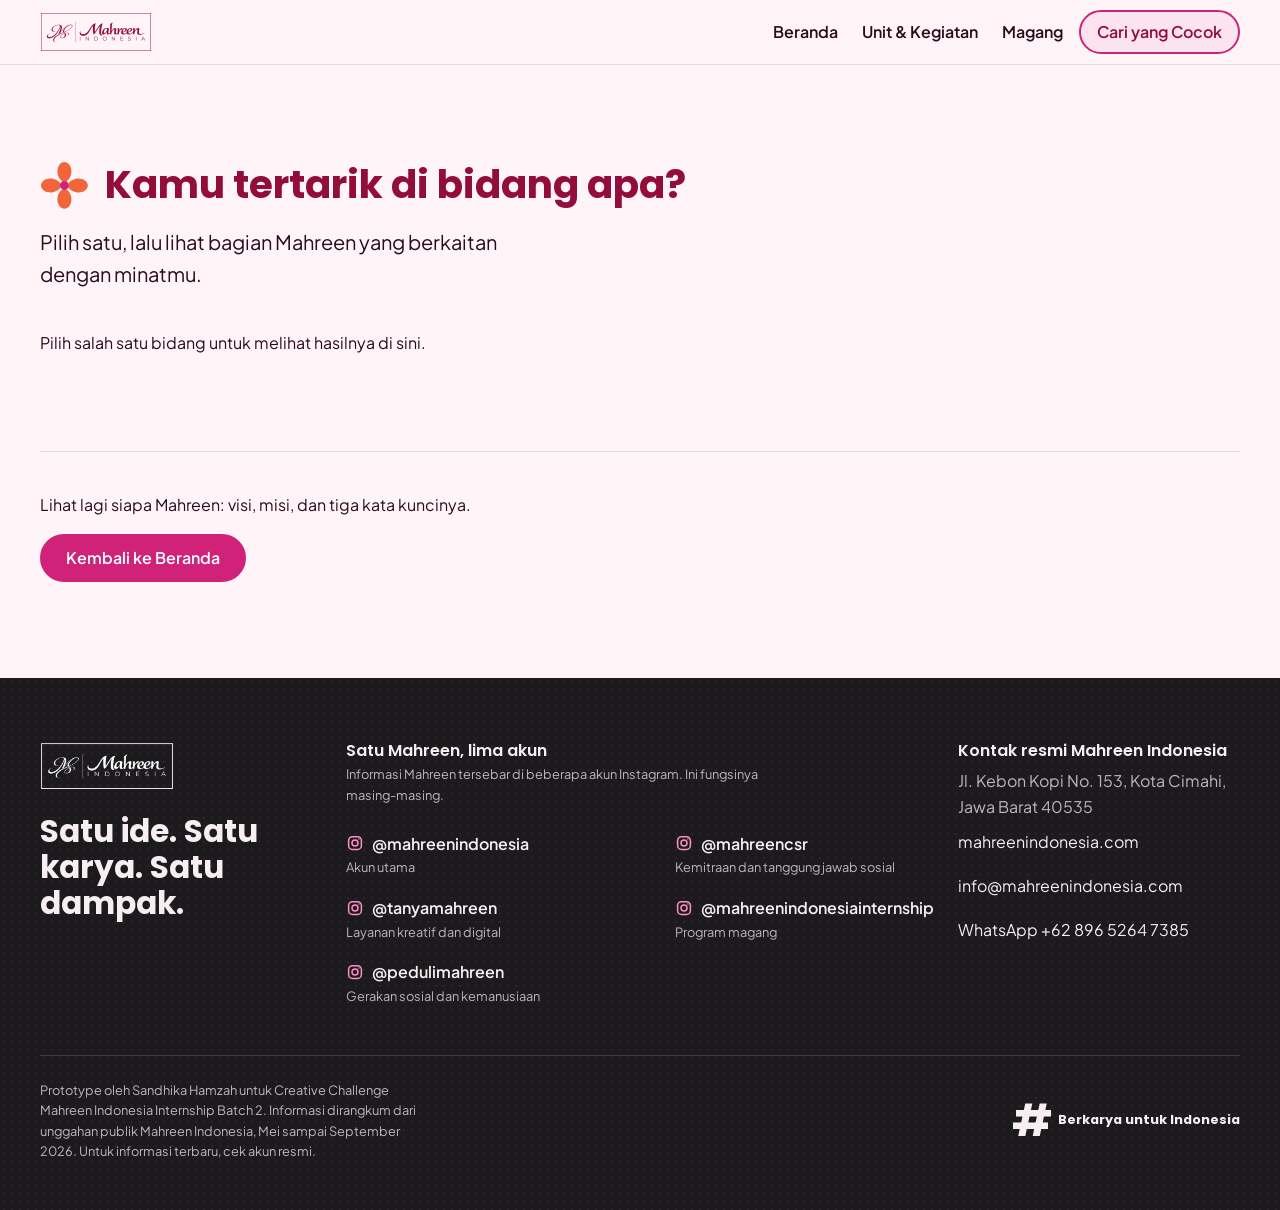
<file: mulai.html>
<!DOCTYPE html>
<html lang="id">
<head>
  <meta charset="utf-8">
  <meta name="viewport" content="width=device-width, initial-scale=1">
  <title>Kamu tertarik di bidang apa? | Mahreen untuk Anak Muda</title>
  <meta name="description" content="Pilih bidang yang kamu minati, lalu lihat posisi magang, unit, dan akun Mahreen Indonesia yang berkaitan.">
  <meta name="theme-color" content="#FFF5F9">
  <link rel="icon" href="assets/favicon.svg" type="image/svg+xml">

  <!-- Open Graph halaman ini. Lihat catatan di index.html soal alamat lengkap setelah deploy. -->
  <meta property="og:type" content="website">
  <meta property="og:locale" content="id_ID">
  <meta property="og:site_name" content="Mahreen untuk Anak Muda">
  <meta property="og:title" content="Kamu tertarik di bidang apa?">
  <meta property="og:description" content="Pilih bidang yang kamu minati, lalu lihat posisi magang, unit, dan akun Mahreen Indonesia yang berkaitan.">
  <meta property="og:image" content="assets/og-image.png">
  <meta property="og:image:width" content="1200">
  <meta property="og:image:height" content="630">
  <meta property="og:image:alt" content="Tulisan Berkarya untuk Indonesia dengan motif bunga empat kelopak berwarna oranye dan magenta.">
  <meta name="twitter:card" content="summary_large_image">

  <!--
    Font Google dimuat tanpa menahan tampilan halaman: file CSS-nya diunduh sebagai
    "preload", lalu dijadikan stylesheet begitu selesai. Sampai font siap, teks tampil
    dengan font sistem (display=swap). Blok noscript untuk browser tanpa JavaScript.
  -->
  <link rel="preconnect" href="https://fonts.googleapis.com">
  <link rel="preconnect" href="https://fonts.gstatic.com" crossorigin>
  <link rel="preload" as="style" href="https://fonts.googleapis.com/css2?family=Plus+Jakarta+Sans:wght@400;500;600&family=Poppins:wght@600;700&display=swap" onload="this.onload=null;this.rel='stylesheet'">
  <noscript><link rel="stylesheet" href="https://fonts.googleapis.com/css2?family=Plus+Jakarta+Sans:wght@400;500;600&family=Poppins:wght@600;700&display=swap"></noscript>

  <!--
    Penanda bahwa JavaScript berjalan. Dipasang paling awal supaya menu di HP langsung
    terlipat tanpa berkedip. Tanpa JavaScript, kelas ini tidak ada dan navigasi tampil lengkap.
  -->
  <script>document.documentElement.classList.add("js");</script>

  <link rel="stylesheet" href="css/tokens.css">
  <link rel="stylesheet" href="css/base.css">
  <link rel="stylesheet" href="css/components.css">

  <!--
    Script klasik (bukan module) dengan defer, dijalankan berurutan:
    data.js (objek MAHREEN) dulu, lalu main.js. main.js membaca data-page pada <body>
    untuk menentukan bagian mana yang dirender di halaman ini.
  -->
  <script src="js/data.js" defer></script>
  <script src="js/main.js" defer></script>
</head>
<body data-page="mulai">
  <a class="skip-link" href="#konten">Langsung ke konten</a>

  <!-- Sprite SVG: motif bunga empat kelopak dan ikon garis, dipakai ulang lewat <use> -->
  <svg class="svg-sprite" aria-hidden="true" focusable="false">
    <symbol id="motif-bunga" viewBox="-50 -50 100 100">
      <g style="fill: var(--motif-kelopak, #F2653A)">
        <path d="M0 -6 C -22 -16 -16 -48 0 -48 C 16 -48 22 -16 0 -6 Z" />
        <path d="M0 -6 C -22 -16 -16 -48 0 -48 C 16 -48 22 -16 0 -6 Z" transform="rotate(90)" />
        <path d="M0 -6 C -22 -16 -16 -48 0 -48 C 16 -48 22 -16 0 -6 Z" transform="rotate(180)" />
        <path d="M0 -6 C -22 -16 -16 -48 0 -48 C 16 -48 22 -16 0 -6 Z" transform="rotate(270)" />
      </g>
      <circle r="9" style="fill: var(--motif-tengah, #D1227A)" />
    </symbol>

    <!-- Ikon garis: viewBox 24, stroke 2, ujung membulat. -->
    <symbol id="ikon-instagram" viewBox="0 0 24 24" fill="none" stroke="currentColor" stroke-width="2" stroke-linecap="round" stroke-linejoin="round">
      <rect x="3.5" y="3.5" width="17" height="17" rx="5" />
      <circle cx="12" cy="12" r="4" />
      <path d="M17.2 6.8h.01" />
    </symbol>
    <symbol id="ikon-menu" viewBox="0 0 24 24" fill="none" stroke="currentColor" stroke-width="2" stroke-linecap="round" stroke-linejoin="round">
      <path d="M4 7h16M4 12h16M4 17h16" />
    </symbol>
  </svg>

  <header class="site-header">
    <div class="container site-header__inner">
      <!-- Logo resmi versi crimson untuk latar terang -->
      <a class="wordmark" href="index.html">
        <img class="wordmark__logo" src="assets/logo/mahreen-crimson.png" alt="Mahreen Indonesia" width="112" height="40">
      </a>
      <!--
        Tombol Menu hanya dipakai di layar di bawah 480px. Tombol ini disembunyikan (hidden)
        sampai main.js berjalan, jadi tanpa JavaScript navigasi tetap tampil lengkap.
      -->
      <button class="menu-tombol" type="button" aria-expanded="false" aria-controls="navigasi-utama" hidden>
        <svg class="ikon" aria-hidden="true" focusable="false"><use href="#ikon-menu" /></svg>
        Menu
      </button>
      <nav class="site-nav" id="navigasi-utama" aria-label="Navigasi utama">
        <ul class="site-nav__list" role="list">
          <li><a class="site-nav__link" href="index.html">Beranda</a></li>
          <li><a class="site-nav__link" href="karya.html">Unit &amp; Kegiatan</a></li>
          <li><a class="site-nav__link" href="anak-muda.html">Magang</a></li>
          <li><a class="site-nav__link site-nav__link--aksi" href="mulai.html" aria-current="page">Cari yang Cocok</a></li>
        </ul>
      </nav>
    </div>
  </header>

  <main id="konten">
    <section class="section mulai" aria-labelledby="mulai-judul">
      <div class="container">
        <h1 id="mulai-judul" class="section__judul halaman__judul">
          <svg class="section__penanda" aria-hidden="true" focusable="false"><use href="#motif-bunga" /></svg>
          Kamu tertarik di bidang apa?
        </h1>
        <p class="section__pengantar">Pilih satu, lalu lihat bagian Mahreen yang berkaitan dengan minatmu.</p>
        <!--
          Common region: pilihan dan hasil berada dalam satu panel, terpisah dari isi lain.
          Pilihan dirender dari MAHREEN.minat sebagai radio button bawaan HTML,
          jadi panah kiri dan kanan (atau atas dan bawah) langsung berpindah pilihan.
        -->
        <div class="mulai__panel">
          <fieldset class="minat" id="minat-pilihan">
            <legend class="visually-hidden">Pilih bidang yang kamu minati</legend>
          </fieldset>
          <!-- Hasil diumumkan ke pembaca layar setiap pilihan berganti -->
          <div class="minat-hasil" id="minat-hasil" aria-live="polite">
            <p class="minat-hasil__kosong">Pilih salah satu bidang untuk melihat hasilnya di sini.</p>
          </div>
        </div>
      </div>
    </section>

    <nav class="lanjut" aria-label="Kembali">
      <div class="container">
        <div class="lanjut__isi">
          <p class="lanjut__teks">Lihat lagi siapa Mahreen: visi, misi, dan tiga kata kuncinya.</p>
          <a class="btn btn--primary lanjut__tombol" href="index.html">Kembali ke Beranda</a>
        </div>
      </div>
    </nav>
  </main>

  <footer class="site-footer">
    <div class="container">
      <!--
        Lapis atas: tiga kolom rata atas (merek, akun, kontak).
        Kolom yang lebih pendek dibiarkan pendek, ruang di bawahnya tidak diisi.
      -->
      <div class="site-footer__atas">
        <div class="site-footer__kolom site-footer__kolom--merek">
          <!-- Logo resmi versi putih untuk latar gelap -->
          <img class="site-footer__logo" src="assets/logo/mahreen-putih.png" alt="Mahreen Indonesia" width="135" height="48" loading="lazy">
          <p class="site-footer__tagline">Satu ide. Satu karya. Satu dampak.</p>
        </div>

        <div class="site-footer__kolom site-footer__kolom--akun">
          <h2 class="site-footer__judul">Satu Mahreen, lima akun</h2>
          <p class="site-footer__intro">Informasi Mahreen tersebar di beberapa akun Instagram. Ini fungsinya masing-masing.</p>
          <!-- Diisi dari MAHREEN.akun -->
          <ul class="akun__list" id="akun-list" role="list"></ul>
        </div>

        <div class="site-footer__kolom site-footer__kolom--kontak">
          <h2 class="site-footer__judul">Kontak resmi Mahreen Indonesia</h2>
          <!-- Diisi dari MAHREEN.kontak -->
          <address class="site-footer__alamat" id="kontak"></address>
        </div>
      </div>

      <!-- Lapis bawah: catatan prototype di kiri, penanda tema di kanan, dipisah garis tipis -->
      <div class="site-footer__bawah">
        <p class="site-footer__catatan">
          Prototype oleh Sandhika Hamzah untuk Creative Challenge Mahreen Indonesia Internship Batch 2.
          Informasi dirangkum dari unggahan publik Mahreen Indonesia, Mei sampai September 2026.
          Untuk informasi terbaru, cek akun resmi.
        </p>

        <!-- Penanda tema di pojok kanan bawah, seperti di postingan Mahreen -->
        <p class="tagar tagar--footer"><span class="tagar__pagar" aria-hidden="true">#</span> Berkarya untuk Indonesia</p>
      </div>
    </div>
  </footer>

</body>
</html>
</file>
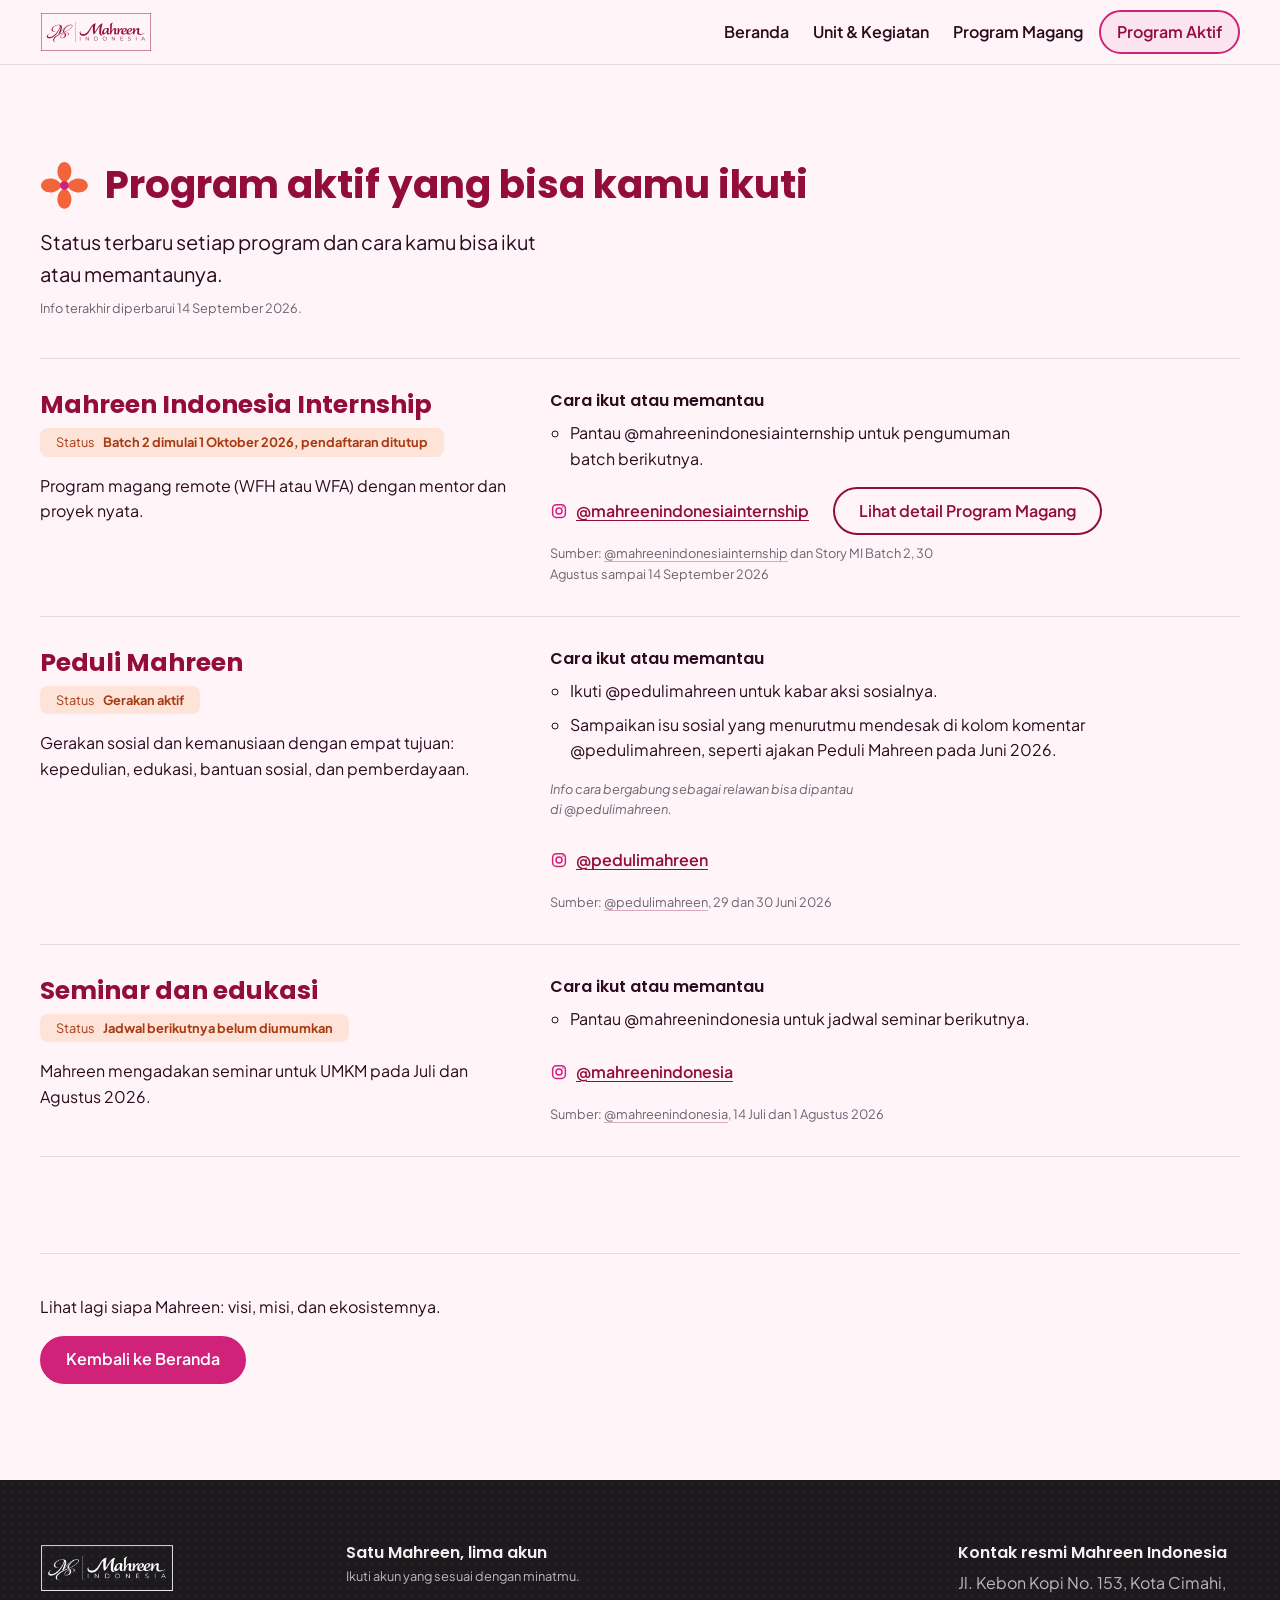
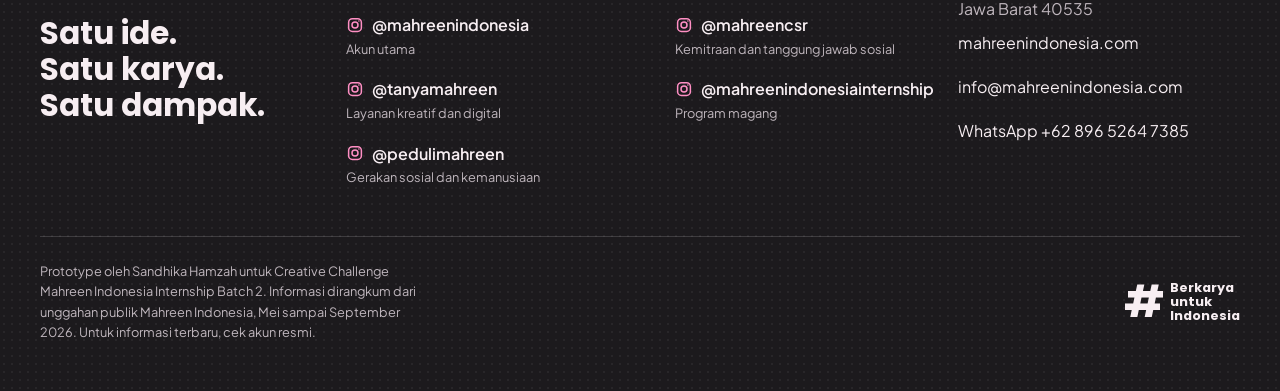
<file: program-aktif.html>
<!DOCTYPE html>
<html lang="id">
<head>
  <meta charset="utf-8">
  <meta name="viewport" content="width=device-width, initial-scale=1">
  <title>Program aktif yang bisa kamu ikuti | Mahreen untuk Anak Muda</title>
  <meta name="description" content="Status terbaru program Mahreen Indonesia dan cara kamu bisa ikut atau memantaunya.">
  <meta name="theme-color" content="#FFF5F9">
  <link rel="icon" href="assets/favicon.svg" type="image/svg+xml">

  <!-- Open Graph halaman ini. Lihat catatan di index.html soal alamat lengkap setelah deploy. -->
  <meta property="og:type" content="website">
  <meta property="og:locale" content="id_ID">
  <meta property="og:site_name" content="Mahreen untuk Anak Muda">
  <meta property="og:title" content="Program aktif yang bisa kamu ikuti">
  <meta property="og:description" content="Status terbaru program Mahreen Indonesia dan cara kamu bisa ikut atau memantaunya.">
  <meta property="og:image" content="assets/og-image.png">
  <meta property="og:image:width" content="1200">
  <meta property="og:image:height" content="630">
  <meta property="og:image:alt" content="Tulisan Berkarya untuk Indonesia dengan motif bunga empat kelopak berwarna oranye dan magenta.">
  <meta name="twitter:card" content="summary_large_image">

  <!--
    Font Google dimuat tanpa menahan tampilan halaman: file CSS-nya diunduh sebagai
    "preload", lalu dijadikan stylesheet begitu selesai. Sampai font siap, teks tampil
    dengan font sistem (display=swap). Blok noscript untuk browser tanpa JavaScript.
  -->
  <link rel="preconnect" href="https://fonts.googleapis.com">
  <link rel="preconnect" href="https://fonts.gstatic.com" crossorigin>
  <link rel="preload" as="style" href="https://fonts.googleapis.com/css2?family=Plus+Jakarta+Sans:wght@400;500;600&family=Poppins:wght@600;700&display=swap" onload="this.onload=null;this.rel='stylesheet'">
  <noscript><link rel="stylesheet" href="https://fonts.googleapis.com/css2?family=Plus+Jakarta+Sans:wght@400;500;600&family=Poppins:wght@600;700&display=swap"></noscript>

  <!--
    Penanda bahwa JavaScript berjalan. Dipasang paling awal supaya menu di HP langsung
    terlipat tanpa berkedip. Tanpa JavaScript, kelas ini tidak ada dan navigasi tampil lengkap.
  -->
  <script>document.documentElement.classList.add("js");</script>

  <link rel="stylesheet" href="css/tokens.css">
  <link rel="stylesheet" href="css/base.css">
  <link rel="stylesheet" href="css/components.css">

  <!--
    Script klasik (bukan module) dengan defer, dijalankan berurutan:
    data.js (objek MAHREEN) dulu, lalu main.js. main.js membaca data-page pada <body>
    untuk menentukan bagian mana yang dirender di halaman ini.
  -->
  <script src="js/data.js" defer></script>
  <script src="js/main.js" defer></script>
</head>
<body data-page="program-aktif">
  <a class="skip-link" href="#konten">Langsung ke konten</a>

  <!-- Sprite SVG: motif bunga empat kelopak dan ikon garis, dipakai ulang lewat <use> -->
  <svg class="svg-sprite" aria-hidden="true" focusable="false">
    <symbol id="motif-bunga" viewBox="-50 -50 100 100">
      <g style="fill: var(--motif-kelopak, #F2653A)">
        <path d="M0 -6 C -22 -16 -16 -48 0 -48 C 16 -48 22 -16 0 -6 Z" />
        <path d="M0 -6 C -22 -16 -16 -48 0 -48 C 16 -48 22 -16 0 -6 Z" transform="rotate(90)" />
        <path d="M0 -6 C -22 -16 -16 -48 0 -48 C 16 -48 22 -16 0 -6 Z" transform="rotate(180)" />
        <path d="M0 -6 C -22 -16 -16 -48 0 -48 C 16 -48 22 -16 0 -6 Z" transform="rotate(270)" />
      </g>
      <circle r="9" style="fill: var(--motif-tengah, #D1227A)" />
    </symbol>

    <!-- Ikon garis: viewBox 24, stroke 2, ujung membulat. -->
    <symbol id="ikon-instagram" viewBox="0 0 24 24" fill="none" stroke="currentColor" stroke-width="2" stroke-linecap="round" stroke-linejoin="round">
      <rect x="3.5" y="3.5" width="17" height="17" rx="5" />
      <circle cx="12" cy="12" r="4" />
      <path d="M17.2 6.8h.01" />
    </symbol>
    <symbol id="ikon-menu" viewBox="0 0 24 24" fill="none" stroke="currentColor" stroke-width="2" stroke-linecap="round" stroke-linejoin="round">
      <path d="M4 7h16M4 12h16M4 17h16" />
    </symbol>
  </svg>

  <header class="site-header">
    <div class="container site-header__inner">
      <!-- Logo resmi versi crimson untuk latar terang -->
      <a class="wordmark" href="index.html">
        <img class="wordmark__logo" src="assets/logo/mahreen-crimson.png" alt="Mahreen Indonesia" width="112" height="40">
      </a>
      <!--
        Tombol Menu hanya dipakai di layar di bawah 480px. Tombol ini disembunyikan (hidden)
        sampai main.js berjalan, jadi tanpa JavaScript navigasi tetap tampil lengkap.
      -->
      <button class="menu-tombol" type="button" aria-expanded="false" aria-controls="navigasi-utama" hidden>
        <svg class="ikon" aria-hidden="true" focusable="false"><use href="#ikon-menu" /></svg>
        Menu
      </button>
      <nav class="site-nav" id="navigasi-utama" aria-label="Navigasi utama">
        <ul class="site-nav__list" role="list">
          <li><a class="site-nav__link" href="index.html">Beranda</a></li>
          <li><a class="site-nav__link" href="karya.html">Unit &amp; Kegiatan</a></li>
          <li><a class="site-nav__link" href="anak-muda.html">Program Magang</a></li>
          <li><a class="site-nav__link site-nav__link--aksi" href="program-aktif.html" aria-current="page">Program Aktif</a></li>
        </ul>
      </nav>
    </div>
  </header>

  <main id="konten">
    <!-- Program yang sedang berjalan, dirender js/main.js dari MAHREEN.programBerjalan -->
    <section class="section program-berjalan" aria-labelledby="program-judul">
      <div class="container">
        <h1 id="program-judul" class="section__judul halaman__judul">
          <svg class="section__penanda" aria-hidden="true" focusable="false"><use href="#motif-bunga" /></svg>
          Program aktif yang bisa kamu ikuti
        </h1>
        <p class="section__pengantar">Status terbaru setiap program dan cara kamu bisa ikut atau memantaunya.</p>
        <p class="program-berjalan__waktu">Info terakhir diperbarui 14 September 2026.</p>
        <ul class="program-list" id="program-list" role="list"></ul>
      </div>
    </section>

    <nav class="lanjut" aria-label="Kembali">
      <div class="container">
        <div class="lanjut__isi">
          <p class="lanjut__teks">Lihat lagi siapa Mahreen: visi, misi, dan ekosistemnya.</p>
          <a class="btn btn--primary lanjut__tombol" href="index.html">Kembali ke Beranda</a>
        </div>
      </div>
    </nav>
  </main>

  <footer class="site-footer">
    <div class="container">
      <!--
        Lapis atas: tiga kolom rata atas (merek, akun, kontak).
        Kolom yang lebih pendek dibiarkan pendek, ruang di bawahnya tidak diisi.
      -->
      <div class="site-footer__atas">
        <div class="site-footer__kolom site-footer__kolom--merek">
          <!-- Logo resmi versi putih untuk latar gelap -->
          <img class="site-footer__logo" src="assets/logo/mahreen-putih.png" alt="Mahreen Indonesia" width="135" height="48" loading="lazy">
          <p class="site-footer__tagline"><span>Satu ide.</span> <span>Satu karya.</span> <span>Satu dampak.</span></p>
        </div>

        <div class="site-footer__kolom site-footer__kolom--akun">
          <h2 class="site-footer__judul">Satu Mahreen, lima akun</h2>
          <p class="site-footer__intro">Ikuti akun yang sesuai dengan minatmu.</p>
          <!-- Diisi dari MAHREEN.akun -->
          <ul class="akun__list" id="akun-list" role="list"></ul>
        </div>

        <div class="site-footer__kolom site-footer__kolom--kontak">
          <h2 class="site-footer__judul">Kontak resmi Mahreen Indonesia</h2>
          <!-- Diisi dari MAHREEN.kontak -->
          <address class="site-footer__alamat" id="kontak"></address>
        </div>
      </div>

      <!-- Lapis bawah: catatan prototype di kiri, penanda tema di kanan, dipisah garis tipis -->
      <div class="site-footer__bawah">
        <p class="site-footer__catatan">
          Prototype oleh Sandhika Hamzah untuk Creative Challenge Mahreen Indonesia Internship Batch 2.
          Informasi dirangkum dari unggahan publik Mahreen Indonesia, Mei sampai September 2026.
          Untuk informasi terbaru, cek akun resmi.
        </p>

        <!-- Penanda tema di pojok kanan bawah, seperti di postingan Mahreen -->
        <p class="tagar tagar--footer"><span class="tagar__pagar" aria-hidden="true">#</span><span class="tagar__teks"><span>Berkarya</span> <span>untuk</span> <span>Indonesia</span></span></p>
      </div>
    </div>
  </footer>

</body>
</html>
</file>
<file: css/tokens.css>
/*
 * Design tokens Mahreen untuk Anak Muda.
 * Semua nilai visual (warna, huruf, jarak, gerak) diatur di sini.
 * Komponen lain cukup memakai var(--nama-token), jadi mengganti warna
 * dari hasil color picker template Canva cukup dilakukan di file ini.
 */

:root {
  /* ---------- Warna merek (perkiraan, akan diganti dari template Canva) ---------- */
  --color-primary: #D1227A;    /* tombol, aksen, pilihan aktif */
  --color-secondary: #930D3C;  /* judul dan teks penting */
  --color-accent: #F2653A;     /* motif dekoratif, sorotan kecil */
  --color-bg: #FFF5F9;         /* latar utama */
  --color-ink: #2B0B1D;        /* teks utama */
  --color-neutral: #6B6470;    /* teks sekunder, keterangan sumber */
  --color-dark: #1C1A1D;       /* footer */

  /* ---------- Warna turunan ---------- */
  --color-surface: #FFFFFF;          /* latar kartu atau panel di atas --color-bg */
  --color-primary-soft: #FCE4EF;     /* tint pink untuk latar ringan, bukan untuk teks magenta */
  --color-accent-soft: #FDE3D8;      /* tint oranye untuk latar motif */
  --color-accent-strong: #A83A12;    /* oranye gelap, dipakai kalau oranye harus jadi teks */
  --color-line: #EBD5DF;             /* garis pemisah */
  --color-line-strong: #D9A9BF;      /* garis bawah tautan di teks kecil (sumber) */
  --color-on-primary: #FFFFFF;       /* teks di atas magenta */
  --color-on-accent: var(--color-ink); /* teks di atas oranye (putih kurang kontras) */
  --color-on-dark: #F7EEF2;          /* teks di footer */
  --color-on-dark-muted: #BFB6BD;    /* teks sekunder di footer */
  --color-focus: var(--color-primary);
  --color-focus-on-dark: #FF8FC4;

  /* ---------- Warna peran ---------- */
  /* Pilihan aktif di halaman Mulai: magenta penuh dengan teks putih (kontras 4,98:1) */
  --color-selected-bg: var(--color-primary);
  --color-selected-text: var(--color-on-primary);
  /* Latar area yang perlu dipisahkan dari sekitarnya (common region), misalnya panel di halaman Mulai */
  --color-region: var(--color-surface);
  /* Penanda halaman aktif di navigasi (selain aria-current="page") */
  --color-current: var(--color-primary);

  /* ---------- Gradasi kampanye (hero Beranda) ---------- */
  /*
   * Magenta ke crimson seperti template kampanye Mahreen. Teks di atasnya selalu putih:
   * kontras 4,98:1 di titik paling terang (magenta) sampai 8,89:1 di titik paling gelap.
   */
  --gradasi-kampanye: linear-gradient(135deg, var(--color-primary) 0%, var(--color-secondary) 100%);
  --color-on-gradasi: #FFFFFF;
  /* Ujung kelopak: oranye di pangkal ke merah di ujung (dekoratif, bukan untuk teks) */
  --color-kelopak-pangkal: var(--color-accent);
  --color-kelopak-ujung: #E0263C;

  /* ---------- Tipografi ---------- */
  --font-heading: "Poppins", system-ui, -apple-system, "Segoe UI", sans-serif;
  --font-body: "Plus Jakarta Sans", system-ui, -apple-system, "Segoe UI", sans-serif;

  /* Skala kelipatan 1,25 dengan dasar 16px */
  --fs--1: 0.8rem;      /* 12.8px: keterangan sumber, padanan kata, teks kecil */
  --fs-0: 1rem;         /* 16px: teks baca */
  --fs-1: 1.25rem;      /* 20px: pengantar bagian, judul blok kecil */
  --fs-2: 1.5625rem;    /* 25px: nama unit */
  --fs-3: 1.953rem;     /* 31.25px: judul bagian, judul halaman di HP */
  --fs-4: 2.441rem;     /* 39px: judul hero di HP, judul halaman di desktop, tiga kata Mahreen */
  --fs-5: 3.052rem;     /* 48.8px: judul hero di desktop */

  --fw-regular: 400;
  --fw-medium: 500;
  --fw-semibold: 600;
  --fw-bold: 700;

  --lh-tight: 1.15;     /* judul besar */
  --lh-snug: 1.3;       /* judul kecil */
  --lh-body: 1.6;       /* teks baca */

  /*
   * Panjang baris ideal 45 sampai 75 karakter. Satuan ch mengikuti lebar angka "0",
   * yang lebih lebar dari rata-rata huruf: di Plus Jakarta Sans, 1ch memuat sekitar
   * 1,5 karakter teks biasa. Jadi 46ch sekitar 70 karakter, dan 34ch sekitar 50 karakter.
   */
  --measure: 46ch;
  --measure-narrow: 34ch;

  /* ---------- Jarak (kelipatan 8px) ---------- */
  --space-1: 0.5rem;    /* 8px */
  --space-2: 1rem;      /* 16px */
  --space-3: 1.5rem;    /* 24px */
  --space-4: 2rem;      /* 32px */
  --space-5: 2.5rem;    /* 40px */
  --space-6: 3rem;      /* 48px */
  --space-8: 4rem;      /* 64px */
  --space-10: 5rem;     /* 80px */
  --space-12: 6rem;     /* 96px */

  /* Jarak atas dan bawah setiap bagian: satu nilai untuk HP, satu untuk desktop */
  --section-space: var(--space-8);   /* 64px di HP */

  /* ---------- Grid ---------- */
  --grid-columns: 4;          /* HP */
  --grid-gutter: var(--space-2);
  --page-padding: var(--space-2);
  --container-max: 75rem;     /* 1200px */

  /* ---------- Ukuran interaksi ---------- */
  --touch-target: 3rem;       /* 48px, di atas batas minimal 44px dan tetap kelipatan 8 */
  --focus-ring-width: 3px;
  --focus-ring-offset: 3px;

  /* ---------- Bentuk ---------- */
  --radius-sm: 0.5rem;        /* 8px */
  --radius-md: 1rem;          /* 16px */
  --radius-lg: 1.5rem;        /* 24px */
  --radius-pill: 999px;
  --border-thin: 1px;
  --border-strong: 2px;

  /* ---------- Gerak (hanya untuk respons aksi pengguna) ---------- */
  --duration-fast: 150ms;
  --duration-base: 250ms;
  --ease-out: cubic-bezier(0.2, 0.7, 0.2, 1);

  /* ---------- Lapisan ---------- */
  /* Hanya tiga lapisan. Konten dan footer sengaja tidak diberi z-index. */
  --z-header: 100;            /* header sticky */
  --z-menu: 110;              /* menu dropdown di HP, di atas header */
  --z-atas: 1000;             /* skip link saat mendapat fokus, di atas segalanya */

  /*
   * Tinggi header untuk scroll-padding-top. Nilai ini cadangan; main.js menggantinya
   * dengan tinggi header sebenarnya (ResizeObserver), karena tingginya berubah
   * saat navigasi turun ke baris kedua di tablet kecil.
   */
  --tinggi-header: 4.0625rem; /* 65px */
}

/* Grid 12 kolom mulai lebar tablet besar dan desktop */
@media (min-width: 64em) {
  :root {
    --grid-columns: 12;
    --grid-gutter: var(--space-3);
    --section-space: var(--space-12); /* 96px di desktop */
    --page-padding: var(--space-4);
  }
}

/* Matikan semua durasi gerak kalau pengguna meminta gerak minimal */
@media (prefers-reduced-motion: reduce) {
  :root {
    --duration-fast: 0ms;
    --duration-base: 0ms;
  }
}
</file>
<file: css/base.css>
/*
 * Base styles: reset ringan, tipografi dasar, tata letak dasar,
 * fokus keyboard, dan penghormatan pada prefers-reduced-motion.
 * Semua nilai diambil dari css/tokens.css.
 */

/* ---------- Reset ringan ---------- */
*,
*::before,
*::after {
  box-sizing: border-box;
}

* {
  margin: 0;
}

html {
  -webkit-text-size-adjust: 100%;
  text-size-adjust: 100%;
  /*
   * Header sticky menutupi bagian atas layar. Dengan scroll-padding, tujuan skip link,
   * tautan, dan elemen yang difokus keyboard berhenti tepat di bawah header.
   */
  scroll-padding-top: calc(var(--tinggi-header) + var(--space-1));
}

body {
  min-height: 100vh;
  background-color: var(--color-bg);
  color: var(--color-ink);
  font-family: var(--font-body);
  font-size: var(--fs-0);
  font-weight: var(--fw-regular);
  line-height: var(--lh-body);
  -webkit-font-smoothing: antialiased;
}

img,
svg,
picture,
video {
  display: block;
  max-width: 100%;
}

input,
button,
select,
textarea {
  font: inherit;
  color: inherit;
}

button {
  cursor: pointer;
}

ul[role="list"],
ol[role="list"] {
  list-style: none;
  padding: 0;
}

/* ---------- Tipografi ---------- */
h1,
h2,
h3,
h4 {
  font-family: var(--font-heading);
  font-weight: var(--fw-bold);
  color: var(--color-secondary);
  line-height: var(--lh-snug);
  text-wrap: balance;
}

h1 {
  font-size: var(--fs-4);
  line-height: var(--lh-tight);
}

h2 {
  font-size: var(--fs-3);
  line-height: var(--lh-tight);
}

h3 {
  font-size: var(--fs-1);
  font-weight: var(--fw-semibold);
}

p,
li {
  max-width: var(--measure);
  text-wrap: pretty;
}

a {
  color: var(--color-primary);
  text-decoration-thickness: 1px;
  text-underline-offset: 0.2em;
}

a:hover {
  text-decoration-thickness: 2px;
}

strong {
  font-weight: var(--fw-semibold);
}

::selection {
  background-color: var(--color-primary);
  color: var(--color-on-primary);
}

@media (min-width: 64em) {
  h1 {
    font-size: var(--fs-5);
  }
}

/* ---------- Fokus keyboard ---------- */
/* :focus-visible hanya muncul saat navigasi keyboard, tidak saat klik mouse */
:focus-visible {
  outline: var(--focus-ring-width) solid var(--color-focus);
  outline-offset: var(--focus-ring-offset);
  border-radius: 2px;
}

/* ---------- Tata letak dasar ---------- */
.container {
  width: 100%;
  max-width: calc(var(--container-max) + var(--page-padding) * 2);
  margin-inline: auto;
  padding-inline: var(--page-padding);
}

/* Grid 4 kolom di HP, 12 kolom di desktop (lihat --grid-columns) */
.grid {
  display: grid;
  grid-template-columns: repeat(var(--grid-columns), minmax(0, 1fr));
  column-gap: var(--grid-gutter);
}

/* Semua bagian memakai jarak atas dan bawah yang sama dari token --section-space */
.section {
  padding-block: var(--section-space);
}

/* Elemen dengan atribut hidden selalu tersembunyi, walaupun kelasnya punya display lain.
   Dipakai misalnya untuk tombol Menu sebelum JavaScript berjalan. */
[hidden] {
  display: none !important;
}

/* ---------- Utilitas aksesibilitas ---------- */
/* Tersembunyi secara visual tapi tetap dibaca screen reader */
.visually-hidden {
  position: absolute !important;
  width: 1px;
  height: 1px;
  padding: 0;
  margin: -1px;
  overflow: hidden;
  clip: rect(0 0 0 0);
  white-space: nowrap;
  border: 0;
}

/* Tautan lompat ke konten, muncul saat mendapat fokus keyboard */
.skip-link {
  display: inline-flex;
  align-items: center;
  min-height: var(--touch-target);
  position: absolute;
  top: var(--space-1);
  left: var(--space-1);
  z-index: var(--z-atas);
  padding: var(--space-1) var(--space-2);
  background-color: var(--color-secondary);
  color: var(--color-on-primary);
  font-weight: var(--fw-semibold);
  border-radius: var(--radius-sm);
  transform: translateY(-200%);
}

.skip-link:focus {
  transform: translateY(0);
}

/* ---------- Mencegah pergeseran tata letak ---------- */
/*
 * Di halaman Karya, Anak Muda, dan Program Aktif, isi utama dirender main.js sesaat setelah
 * halaman tampil. Tanpa aturan ini, tautan Lanjut, bagian pilih minat di Anak Muda,
 * dan footer yang sudah terlihat akan terdorong ke bawah (layout shift). Jadi semuanya
 * disembunyikan (tetap memakan tempat) sampai main.js memasang kelas "siap" pada <body>.
 * Pengaman: kalau JavaScript gagal di tengah jalan, animasi cadangan tetap menampilkan
 * semuanya setelah 2 detik. Tanpa JavaScript sama sekali, kelas "js" tidak ada dan
 * aturan ini tidak berlaku.
 */
.js body:not(.siap) .lanjut,
.js body:not(.siap) .pilih-posisi,
.js body:not(.siap) .site-footer {
  visibility: hidden;
  animation: tampil-cadangan 0s 2s forwards;
}

@keyframes tampil-cadangan {
  to {
    visibility: visible;
  }
}

/* ---------- Gerak ---------- */
@media (prefers-reduced-motion: no-preference) {
  html {
    scroll-behavior: smooth;
  }
}

/* Jaring pengaman: hentikan animasi dan transisi apa pun kalau pengguna meminta gerak minimal */
@media (prefers-reduced-motion: reduce) {
  *,
  *::before,
  *::after {
    animation-duration: 0.01ms !important;
    animation-iteration-count: 1 !important;
    transition-duration: 0.01ms !important;
    scroll-behavior: auto !important;
  }
}
</file>
<file: css/components.css>
/*
 * Komponen halaman Mahreen untuk Anak Muda.
 * Urutan: sprite SVG dan ikon, tombol, keterangan sumber, bagian halaman,
 * header dan menu, hero, Kenalan, Jelajahi, Karya, Anak Muda, Mulai, tautan Lanjut, footer.
 */

/* ---------- Sprite SVG (hanya wadah <symbol>, tidak tampil) ---------- */
.svg-sprite {
  position: absolute;
  width: 0;
  height: 0;
  overflow: hidden;
}

/* ---------- Ikon garis ---------- */
.ikon {
  width: 1.25rem;
  height: 1.25rem;
  flex-shrink: 0;
}

.ikon--kecil {
  width: 1.125rem;
  height: 1.125rem;
}

/* ---------- Tombol ---------- */
.btn {
  display: inline-flex;
  align-items: center;
  justify-content: center;
  min-height: var(--touch-target);
  padding: 0 var(--space-3);
  border: var(--border-strong) solid transparent;
  border-radius: var(--radius-pill);
  font-family: var(--font-body);
  font-size: var(--fs-0);
  font-weight: var(--fw-semibold);
  line-height: var(--lh-snug);
  text-align: center;
  text-decoration: none;
  transition:
    background-color var(--duration-fast) var(--ease-out),
    border-color var(--duration-fast) var(--ease-out),
    color var(--duration-fast) var(--ease-out);
}

/* Aksi utama: magenta penuh, paling menonjol */
.btn--primary {
  background-color: var(--color-primary);
  border-color: var(--color-primary);
  color: var(--color-on-primary);
}

.btn--primary:hover {
  background-color: var(--color-secondary);
  border-color: var(--color-secondary);
}

/* Aksi kedua: garis tepi, jelas lebih ringan dari tombol utama */
.btn--secondary {
  background-color: transparent;
  border-color: var(--color-secondary);
  color: var(--color-secondary);
}

.btn--secondary:hover {
  background-color: var(--color-primary-soft);
}

/* Tombol dengan ikon di depan teks, misalnya ajakan ikuti akun */
.btn--ikon {
  gap: var(--space-1);
  padding-inline: var(--space-2) var(--space-3);
  justify-content: flex-start;
  text-align: left;
  overflow-wrap: anywhere; /* nama akun panjang boleh dipatah supaya tidak melebihi layar HP */
}

/* ---------- Keterangan sumber (kecil, abu-abu, dengan tautan ke unggahan) ---------- */
.sumber {
  font-size: var(--fs--1);
  color: var(--color-neutral);
  overflow-wrap: anywhere; /* label sumber bisa berisi nama akun panjang */
}

/*
 * Tautan di teks kecil diberi padding atas dan bawah supaya area sentuhnya
 * mendekati 48px. Pada elemen inline, padding ini tidak mengubah jarak antarbaris.
 */
.sumber a {
  padding-block: 0.9375rem; /* 15px atas dan bawah, total area sentuh sekitar 45px */
  color: inherit;
  /* Hanya nama akun yang jadi tautan, dengan garis tipis berwarna lembut */
  text-decoration-color: var(--color-line-strong);
}

.sumber a:hover,
.sumber a:focus-visible {
  color: var(--color-secondary);
  text-decoration-color: currentColor;
}

/* ---------- Logo unit (versi crimson di latar terang) ---------- */
/*
 * Logo unit berbentuk tegak (lebar sekitar setengah tinggi). Kotaknya berukuran tetap,
 * jadi judul di sebelahnya tidak bergeser saat gambar selesai dimuat.
 */
.logo {
  flex-shrink: 0;
  width: 3.5rem; /* 56px */
  height: 6rem;  /* 96px, cukup supaya tulisan di dalam logo masih terbaca */
  object-fit: contain;
}

/* ---------- Tautan akun Instagram (ikon + nama akun) ---------- */
.tautan-akun {
  display: inline-flex;
  align-items: center;
  gap: var(--space-1);
  min-height: var(--touch-target);
  font-weight: var(--fw-semibold);
  color: var(--color-secondary);
  overflow-wrap: anywhere;
}

.tautan-akun .ikon {
  color: var(--color-primary);
}

.tautan-akun:hover {
  color: var(--color-primary);
}

/* ---------- Bagian halaman ---------- */
/*
 * Continuity: judul bagian dan judul halaman diberi motif bunga kecil yang sama
 * di depannya, sebagai penanda alur cerita di keempat halaman.
 */
.section__judul {
  display: flex;
  align-items: center;
  gap: var(--space-2);
}

.section__penanda {
  --motif-kelopak: var(--color-accent);
  --motif-tengah: var(--color-primary);
  width: 1.25em;
  height: 1.25em;
  flex-shrink: 0;
  overflow: visible;
}

/*
 * Judul halaman (h1) di Karya, Anak Muda, dan Mulai. Ukurannya selevel judul bagian,
 * bukan sebesar judul hero di Beranda, karena halaman ini adalah lanjutan alur cerita.
 */
.halaman__judul {
  font-size: var(--fs-3);
  line-height: var(--lh-tight);
}

@media (min-width: 64em) {
  .halaman__judul {
    font-size: var(--fs-4);
  }
}

/* Pengantar di bawah judul: satu pesan utama, sedikit lebih besar dari teks baca */
.section__pengantar {
  margin-top: var(--space-2);
  max-width: var(--measure-narrow);
  font-size: var(--fs-1);
  line-height: var(--lh-body);
}

/* ---------- Header ---------- */
/*
 * Sticky di semua halaman. Latar solid supaya konten di bawahnya tidak terlihat tembus.
 * <header> harus anak langsung <body>: elemen sticky hanya menempel selama induknya
 * masih terlihat, jadi di dalam pembungkus lain ia akan ikut tergulir pergi.
 */
.site-header {
  position: sticky;
  top: 0;
  z-index: var(--z-header);
  background-color: var(--color-bg);
  border-bottom: var(--border-thin) solid var(--color-line);
  transition:
    transform var(--duration-base) var(--ease-out),
    box-shadow var(--duration-base) var(--ease-out);
}

/* Bayangan tipis setelah halaman di-scroll lebih dari 8px (kelas dipasang main.js) */
.site-header--bergulir {
  box-shadow: 0 2px 8px rgb(43 11 29 / 0.08);
}

/*
 * Di bawah 768px: header bergeser ke atas saat pembaca scroll ke bawah, dan kembali
 * saat scroll ke atas. Memakai transform supaya tidak mengubah tata letak.
 * Aturan kapan boleh sembunyi ada di main.js (pasangHeader).
 */
@media (max-width: 47.99em) {
  .site-header--sembunyi {
    transform: translateY(-100%);
    box-shadow: none;
  }
}

@media (prefers-reduced-motion: reduce) {
  .site-header {
    transition: none;
  }
}

.site-header__inner {
  display: flex;
  flex-wrap: wrap; /* di HP navigasi turun ke baris kedua kalau tidak muat */
  align-items: center;
  justify-content: space-between;
  column-gap: var(--space-2); /* rapat supaya wordmark dan tombol Menu muat sebaris di 360px */
  padding-block: var(--space-1);
}

.wordmark {
  display: inline-flex;
  align-items: center;
  gap: 0.3em;
  min-height: var(--touch-target);
  font-family: var(--font-heading);
  font-size: var(--fs-1);
  line-height: var(--lh-snug);
  color: var(--color-secondary);
  text-decoration: none;
}

/* Logo resmi versi crimson (assets/logo/mahreen-crimson.png) */
.wordmark__logo {
  display: block;
  width: auto;
  height: 2.5rem; /* 40px */
}

/*
 * HP: navigasi turun ke baris kedua dan dibagi rata selebar layar,
 * supaya empat tautan muat tanpa ada yang pecah jadi dua baris.
 */
.site-nav {
  flex-basis: 100%;
}

.site-nav__list {
  display: flex;
  justify-content: space-between;
  /*
   * Geser ke kiri supaya teks tautan pertama sejajar dengan tepi konten.
   * Kanan tidak digeser: item terakhir berupa tombol, tepinya yang disejajarkan.
   */
  margin-inline: calc(var(--space-1) * -1) 0;
}

.site-nav__link {
  display: inline-flex;
  align-items: center;
  min-height: var(--touch-target);
  padding-inline: var(--space-1);
  font-weight: var(--fw-semibold);
  color: var(--color-ink);
  text-decoration: none;
  white-space: nowrap;
  border-radius: var(--radius-sm);
  transition: color var(--duration-fast) var(--ease-out);
}

/* Hover: hanya warna crimson dan garis tipis, supaya tidak sama dengan penanda halaman aktif */
.site-nav__link:hover {
  color: var(--color-secondary);
  text-decoration: underline;
  text-decoration-thickness: 1px;
  text-underline-offset: 0.2em;
}

/*
 * Halaman aktif: warna magenta dan garis bawah tebal berjarak (3px), selain
 * aria-current="page" untuk pembaca layar. Tidak berubah saat di-hover.
 */
.site-nav__link[aria-current="page"],
.site-nav__link[aria-current="page"]:hover {
  color: var(--color-current);
  text-decoration: underline;
  text-decoration-thickness: 3px;
  text-underline-offset: 0.35em;
}

/*
 * "Cari yang Cocok": tautan ke halaman interaktif, tampil sebagai tombol kecil
 * bergaya tombol utama (magenta, teks putih 4,98:1). Tinggi tetap 44px untuk area sentuh.
 */
.site-nav__link--aksi {
  min-height: 2.75rem;
  margin-block: 0.125rem; /* 44px + 2 x 2px = 48px, sejajar dengan tautan lain */
  padding-inline: var(--space-2);
  background-color: var(--color-primary);
  border: var(--border-strong) solid var(--color-primary);
  border-radius: var(--radius-pill);
  color: var(--color-on-primary);
  transition: background-color var(--duration-fast) var(--ease-out), border-color var(--duration-fast) var(--ease-out);
}

/* Hover: magenta menjadi crimson, tanpa garis bawah */
.site-nav__link--aksi:hover {
  background-color: var(--color-secondary);
  border-color: var(--color-secondary);
  color: var(--color-on-primary);
  text-decoration: none;
}

/*
 * Aktif (sedang di halaman Mulai): tombol "terisi lembut", latar pink muda, garis tepi magenta,
 * teks crimson (7,4:1). Berbeda dari keadaan biasa maupun hover, dan tidak berubah saat di-hover.
 */
.site-nav__link--aksi[aria-current="page"],
.site-nav__link--aksi[aria-current="page"]:hover {
  background-color: var(--color-primary-soft);
  border-color: var(--color-primary);
  color: var(--color-secondary);
  text-decoration: none;
}

.site-nav__link--aksi:focus-visible {
  outline-offset: var(--focus-ring-offset);
  border-radius: var(--radius-pill);
}

@media (min-width: 40em) {
  .site-nav {
    flex-basis: auto;
  }

  .site-nav__list {
    gap: var(--space-1);
    margin-inline: 0;
  }
}

/*
 * Menu di HP (di bawah 544px), hanya kalau JavaScript berjalan (kelas "js" pada <html>).
 * Navigasi dilipat di balik tombol Menu, lalu tampil sebagai daftar bertumpuk saat dibuka.
 */
.menu-tombol {
  display: inline-flex;
  align-items: center;
  gap: var(--space-1);
  min-height: var(--touch-target);
  padding: 0 var(--space-2);
  background-color: var(--color-surface);
  border: var(--border-strong) solid var(--color-secondary);
  border-radius: var(--radius-pill);
  font-weight: var(--fw-semibold);
  color: var(--color-secondary);
}

.menu-tombol[aria-expanded="true"] {
  background-color: var(--color-secondary);
  color: var(--color-on-primary);
}

@media (max-width: 33.99em) {
  .js .site-nav {
    display: none;
  }

  /*
   * Menu terbuka melayang tepat di bawah header (tidak mendorong konten),
   * dengan latar solid dan lapisan di atas header.
   */
  .site-header__inner {
    position: relative;
  }

  .js .site-nav--terbuka {
    display: block;
    position: absolute;
    top: 100%;
    left: 0;
    right: 0;
    z-index: var(--z-menu);
    padding: 0 var(--page-padding) var(--space-2);
    background-color: var(--color-bg);
    border-bottom: var(--border-thin) solid var(--color-line);
    box-shadow: 0 8px 16px rgb(43 11 29 / 0.08);
    animation: menu-buka var(--duration-base) var(--ease-out);
  }

  .js .site-nav__list {
    flex-direction: column;
    margin: 0;
  }

  .js .site-nav__link {
    width: 100%;
    padding-inline: 0;
    border-bottom: var(--border-thin) solid var(--color-line);
    border-radius: 0;
  }

  /* Di menu HP, tombol "Cari yang Cocok" tetap berbentuk tombol, di bawah tautan lain */
  .js .site-nav__link--aksi {
    justify-content: center;
    margin-top: var(--space-2);
    padding-inline: var(--space-2);
    border-bottom: var(--border-strong) solid var(--color-primary);
    border-radius: var(--radius-pill);
  }
}

/*
 * Di 544px ke atas navigasi selalu tampil, tombol Menu tidak dipakai.
 * Batasnya 544px (bukan 480px) karena empat label navigasi butuh sekitar 500px.
 */
@media (min-width: 34em) {
  .menu-tombol {
    display: none;
  }
}

@keyframes menu-buka {
  from {
    opacity: 0;
    transform: translateY(-0.25rem);
  }
  to {
    opacity: 1;
    transform: none;
  }
}

/* ---------- Hero (pola baca Z) ---------- */
/*
 * HP: motif kecil di kanan atas, lalu judul, subjudul, dan tombol.
 * Tablet (768px): teks di kolom 1 sampai 3, motif di kolom 4 (grid 4 kolom).
 * Desktop: teks di kolom 1 sampai 7, motif di kolom 8 sampai 12 (grid 12 kolom).
 * Mata bergerak dari judul (kiri atas) ke motif (kanan atas),
 * turun menyilang lewat subjudul, lalu berhenti di tombol (kiri bawah).
 */
/*
 * Latar gradasi magenta ke crimson (token --gradasi-kampanye), semua teks putih.
 * Tombol dan garis fokus disesuaikan supaya tetap kontras di atas gradasi.
 */
.hero {
  position: relative;
  overflow: hidden;
  /* Ruang bawah cukup untuk penanda "# Berkarya untuk Indonesia" di pojok kanan bawah */
  padding-block: var(--space-4) var(--space-12);
  background: var(--gradasi-kampanye);
  color: var(--color-on-gradasi);
}

.hero :focus-visible {
  outline-color: var(--color-on-gradasi);
}

.hero__inner {
  row-gap: var(--space-1);
  align-items: center;
}

.hero__teks {
  grid-column: 1 / -1;
}

/* Judul dua baris: tema sebagai benang merah, lalu pertanyaan untuk pembaca */
.hero__judul {
  max-width: 18ch;
  color: var(--color-on-gradasi);
}

.hero__tema,
.hero__sorot {
  display: block;
}

/* Kalimat kedua tetap putih: warna lain di bawah 4,5:1 di titik terang gradasi */
.hero__sorot {
  color: var(--color-on-gradasi);
}

.hero__sub {
  margin-top: var(--space-3);
  max-width: var(--measure-narrow);
  font-size: var(--fs-1);
  line-height: var(--lh-body);
  color: var(--color-on-gradasi);
}

/* Tombol di atas gradasi: utama putih dengan teks crimson (8,89:1), kedua bergaris putih (min. 4,98:1) */
.hero .btn--primary {
  background-color: var(--color-on-gradasi);
  border-color: var(--color-on-gradasi);
  color: var(--color-secondary);
}

.hero .btn--primary:hover {
  background-color: var(--color-primary-soft);
  border-color: var(--color-primary-soft);
}

.hero .btn--secondary {
  border-color: var(--color-on-gradasi);
  color: var(--color-on-gradasi);
}

.hero .btn--secondary:hover {
  background-color: rgb(255 255 255 / 0.15);
}

.hero__aksi {
  display: flex;
  flex-wrap: wrap;
  gap: var(--space-2);
  margin-top: var(--space-4);
}

/* Motif dekoratif: dua bunga yang saling tumpang tindih */
.hero__motif {
  grid-column: 1 / -1;
  order: -1; /* di HP tampil di atas teks */
  justify-self: end;
  position: relative;
  width: 5rem; /* kecil di HP supaya tombol hero tetap terlihat di layar pertama */
  aspect-ratio: 1;
}

.hero__bunga {
  position: absolute;
  overflow: visible; /* ujung kelopak tidak terpotong saat bunga diputar */
}

/* Kelopak semi transparan dengan gradasi oranye ke merah (lihat #gradasi-kelopak di index.html) */
.hero__bunga--besar {
  --motif-kelopak: url(#gradasi-kelopak);
  --motif-tengah: var(--color-accent-soft);
  opacity: 0.85;
  inset: 0 0 auto auto;
  width: 75%;
  height: 75%;
  transform: rotate(12deg);
}

.hero__bunga--kecil {
  --motif-kelopak: url(#gradasi-kelopak);
  --motif-tengah: var(--color-on-gradasi);
  opacity: 0.6;
  inset: auto auto 0 0;
  width: 45%;
  height: 45%;
  transform: rotate(-20deg);
}

@media (min-width: 48em) {
  .hero {
    padding-block: var(--space-8) var(--space-10);
  }

  /* Lebar judul cukup dibatasi kolom grid, supaya tema dan pertanyaan masing-masing satu baris */
  .hero__judul {
    max-width: none;
  }

  .hero__teks {
    grid-column: 1 / span 3;
  }

  .hero__motif {
    grid-column: 4 / -1;
    order: 0;
    align-self: start;
    justify-self: center;
    width: 100%;
    max-width: 26rem;
  }
}

@media (min-width: 64em) {
  .hero {
    padding-block: var(--space-10) var(--space-12);
  }

  .hero__teks {
    grid-column: 1 / span 7;
  }

  .hero__motif {
    grid-column: 8 / -1;
  }
}

/* ---------- Kenalan ---------- */
.kenalan {
  background-color: var(--color-surface);
  border-top: var(--border-thin) solid var(--color-line);
}

.kenalan__isi {
  margin-top: var(--space-5);
}

.kenalan__visi-misi {
  display: grid;
  gap: var(--space-5);
}

/* Label kecil di atas tiap kelompok: bukan huruf kapital semua */
.kenalan__label {
  font-size: var(--fs-0);
  font-weight: var(--fw-semibold);
  color: var(--color-neutral);
}

/* Visi sebagai kutipan: lebih besar dari teks biasa, dengan garis oranye di kiri */
.kenalan__visi-teks {
  margin-top: var(--space-1);
  padding-left: var(--space-2);
  border-left: 4px solid var(--color-accent);
  font-family: var(--font-heading);
  font-size: var(--fs-1);
  font-weight: var(--fw-semibold);
  line-height: var(--lh-snug);
  color: var(--color-secondary);
}

.kenalan__misi-list {
  margin-top: var(--space-1);
  padding-left: var(--space-3);
}

.kenalan__misi-list li + li {
  margin-top: var(--space-1);
}

.kenalan__misi-list li::marker {
  font-weight: var(--fw-bold);
  color: var(--color-primary);
}

/* Ekosistem: kalimat asli, baris kecil bidang, lalu tiga kata besar */
.kenalan__ekosistem {
  margin-top: var(--space-6);
}

.ekosistem__kalimat {
  font-size: var(--fs-1);
  line-height: var(--lh-body);
}

.ekosistem__bidang {
  margin-top: var(--space-2);
  font-size: var(--fs--1);
  font-weight: var(--fw-semibold);
  color: var(--color-neutral);
}

.tiga-kata {
  display: grid;
  gap: var(--space-3);
  margin-top: var(--space-2);
}

.tiga-kata__item {
  padding-top: var(--space-2);
  border-top: 4px solid var(--color-primary);
  font-family: var(--font-heading);
  font-size: var(--fs-3);
  font-weight: var(--fw-bold);
  line-height: var(--lh-tight);
  color: var(--color-secondary);
}

.kenalan__sumber {
  margin-top: var(--space-4);
}

@media (min-width: 48em) {
  .tiga-kata {
    grid-template-columns: repeat(3, minmax(0, 1fr));
  }
}

@media (min-width: 64em) {
  .kenalan__visi-misi {
    grid-template-columns: 5fr 7fr;
    column-gap: var(--space-8);
  }

  .kenalan__visi-teks {
    font-size: var(--fs-2);
  }

  .tiga-kata__item {
    font-size: var(--fs-4);
  }
}

/* ---------- Beranda: Jelajahi ---------- */
.jelajahi__list {
  margin-top: var(--space-5);
  border-top: var(--border-thin) solid var(--color-line);
}

/*
 * Setiap blok bisa diklik di mana saja: tautannya tetap di judul (semantik rapi),
 * tapi area kliknya diperluas lewat ::after yang menutupi seluruh blok.
 */
.jelajahi__item {
  position: relative;
  display: grid;
  grid-template-columns: 2.5rem minmax(0, 1fr); /* kolom nomor lebar tetap supaya teks sejajar */
  column-gap: var(--space-2);
  max-width: none;
  padding-block: var(--space-3);
  border-bottom: var(--border-thin) solid var(--color-line);
}

.jelajahi__nomor {
  grid-row: span 2;
  font-family: var(--font-heading);
  font-size: var(--fs-2);
  font-weight: var(--fw-bold);
  line-height: var(--lh-tight);
  color: var(--color-accent-strong);
}

.jelajahi__judul {
  font-size: var(--fs-1);
}

/* Seluruh blok bisa diklik, jadi garis bawah hanya muncul saat hover atau fokus */
.jelajahi__judul a {
  color: var(--color-secondary);
  text-decoration: none;
  text-decoration-thickness: 2px;
  text-underline-offset: 0.2em;
}

.jelajahi__judul a::after {
  content: "";
  position: absolute;
  inset: 0;
}

.jelajahi__item:hover .jelajahi__judul a,
.jelajahi__judul a:focus-visible {
  color: var(--color-primary);
  text-decoration: underline;
}

.jelajahi__teks {
  margin-top: 0.25rem;
}

/* Desktop: tiga kolom berdampingan, nomor di atas judul */
@media (min-width: 64em) {
  .jelajahi__list {
    display: grid;
    grid-template-columns: repeat(3, minmax(0, 1fr));
    column-gap: var(--grid-gutter);
    border-top: 0;
  }

  .jelajahi__item {
    grid-template-columns: 1fr;
    align-content: start;
    padding-top: var(--space-2);
    border-top: 4px solid var(--color-accent);
    border-bottom: 0;
  }

  .jelajahi__nomor {
    grid-row: auto;
    margin-bottom: var(--space-1);
  }

  .jelajahi__judul {
    font-size: var(--fs-2);
  }
}

/* ---------- Karya: blok per unit ---------- */
.unit-list {
  margin-top: var(--space-5);
}

/* Blok unit dipisahkan garis, bukan kartu, supaya tidak seragam dan tidak ramai */
.unit {
  max-width: none;
  padding-block: var(--space-4);
  border-top: var(--border-thin) solid var(--color-line);
}

.unit:last-child {
  border-bottom: var(--border-thin) solid var(--color-line);
}

/* Logo di kiri, nama dan bidang di kanan */
.unit__kepala {
  display: flex;
  align-items: center;
  gap: var(--space-2);
}

.unit__nama {
  font-size: var(--fs-2);
  font-weight: var(--fw-bold);
}

.unit__bidang {
  margin-top: 0.25rem;
  font-size: var(--fs--1);
  font-weight: var(--fw-semibold);
  color: var(--color-neutral);
}

.unit__apa {
  margin-top: var(--space-2);
}

.unit__akun {
  margin-top: var(--space-1);
}

/* Kotak "Jejak karya": latar oranye muda sebagai sorotan kecil (common region) */
.unit__contoh {
  margin-top: var(--space-2);
  padding: var(--space-3);
  background-color: var(--color-accent-soft);
  border-radius: var(--radius-md);
}

.unit__contoh-label {
  font-size: var(--fs--1);
  font-weight: var(--fw-bold);
  color: var(--color-accent-strong);
}

.unit__contoh-teks {
  margin-top: var(--space-1);
}

.unit__contoh .unit__sumber {
  margin-top: var(--space-2);
}

/*
 * Desktop: unit dengan contoh dibagi dua kolom (keterangan 5 kolom, contoh 7 kolom),
 * jadi jejak karya mendapat ruang terbesar.
 */
@media (min-width: 64em) {
  .unit--dengan-contoh {
    display: grid;
    grid-template-columns: repeat(12, minmax(0, 1fr));
    column-gap: var(--grid-gutter);
    align-items: start;
  }

  .unit--dengan-contoh .unit__info {
    grid-column: 1 / span 5;
  }

  .unit--dengan-contoh .unit__contoh {
    grid-column: 6 / -1;
    margin-top: 0;
  }
}

/* ---------- Karya: "Juga dari Mahreen Indonesia" ---------- */
.karya__bersama {
  margin-top: var(--space-8);
}

.bersama__judul {
  font-size: var(--fs-1);
}

.bersama__list {
  display: grid;
  gap: var(--space-4);
  margin-top: var(--space-3);
}

.bersama__item {
  max-width: none;
  padding-left: var(--space-2);
  border-left: 3px solid var(--color-primary);
}

.bersama__tanggal {
  font-size: var(--fs--1);
  font-weight: var(--fw-semibold);
  color: var(--color-accent-strong);
}

.bersama__nama {
  margin-top: 0.25rem;
  font-size: var(--fs-0);
  font-weight: var(--fw-semibold);
  line-height: var(--lh-snug);
}

.bersama__keterangan {
  margin-top: var(--space-1);
}

.bersama__item .sumber {
  margin-top: var(--space-1);
}

@media (min-width: 48em) {
  .bersama__list {
    grid-template-columns: repeat(2, minmax(0, 1fr));
    column-gap: var(--space-6);
  }
}

/* ---------- Anak Muda: program magang ---------- */
.anak-muda {
  background-color: var(--color-surface);
  border-top: var(--border-thin) solid var(--color-line);
}

.anak-muda__isi {
  margin-top: var(--space-5);
}

.anak-muda__tata {
  display: grid;
  gap: var(--space-6);
}

.anak-muda__kepala {
  display: flex;
  align-items: center;
  gap: var(--space-2);
}

.anak-muda__program {
  font-size: var(--fs-2);
}

.anak-muda__ringkas {
  margin-top: var(--space-1);
  font-size: var(--fs-1);
  line-height: var(--lh-body);
}

/* Fakta Batch 2: label kecil di atas, isinya tebal */
.fakta {
  display: grid;
  gap: var(--space-2);
  margin-top: var(--space-3);
  padding: var(--space-2) 0;
  border-block: var(--border-thin) solid var(--color-line);
}

.fakta__label {
  font-size: var(--fs--1);
  font-weight: var(--fw-semibold);
  color: var(--color-neutral);
}

.fakta__isi {
  margin: 0;
  font-weight: var(--fw-semibold);
  color: var(--color-secondary);
}

/* Padding kanan sama dengan kiri supaya nama akun terpanjang muat utuh di layar 360px */
.anak-muda__aksi {
  margin-top: var(--space-3);
}

.anak-muda__ikuti {
  padding-inline: var(--space-2);
}

/* Nama akun tujuan tombol, kecil di bawahnya (proximity: satu kelompok dengan tombol) */
.anak-muda__ikuti-akun {
  margin-top: var(--space-1);
  font-size: var(--fs--1);
  color: var(--color-neutral);
  overflow-wrap: anywhere;
}

.anak-muda__kanan {
  display: grid;
  gap: var(--space-4);
}

.anak-muda__subjudul {
  font-size: var(--fs-1);
}

/* Benefit: daftar bertanda bunga kecil magenta */
.benefit-list {
  display: grid;
  gap: var(--space-1);
  margin-top: var(--space-2);
  padding-left: var(--space-3);
}

.benefit-list li::marker {
  color: var(--color-primary);
}

.posisi__grup {
  margin-top: var(--space-2);
}

/* Proximity: jarak antargrup (24px) jelas lebih lebar dari jarak antarchip (8px) */
.posisi__grup + .posisi__grup {
  margin-top: var(--space-3);
}

.posisi__nama {
  font-size: var(--fs-0);
  font-weight: var(--fw-semibold);
  color: var(--color-ink);
}

/* Label: daftar pendek seperti posisi atau bidang mentoring (bukan tombol) */
.label-list {
  display: flex;
  flex-wrap: wrap;
  gap: var(--space-1);
  margin-top: var(--space-1);
}

/* Chip posisi: berisi warna pink muda */
.label {
  padding: 0.25rem var(--space-2);
  background-color: var(--color-primary-soft);
  border: var(--border-thin) solid var(--color-primary-soft);
  border-radius: var(--radius-pill);
  font-size: var(--fs--1);
  font-weight: var(--fw-semibold);
  color: var(--color-secondary);
}

/* Chip bidang mentoring: bergaris tepi saja, latar transparan, supaya berbeda dari chip posisi */
.label--garis {
  background-color: transparent;
  border-color: var(--color-primary);
}

/*
 * Sorotan kategori penghargaan: satu-satunya blok berlatar merah tua di bagian ini,
 * supaya menonjol sebagai gambaran hal yang dihargai dari peserta.
 * Nomor memakai oranye muda (kontras 7,26:1), bukan oranye utama (2,83:1).
 */
.penghargaan {
  margin-top: var(--space-8);
  padding: var(--space-4) var(--space-3);
  background-color: var(--color-secondary);
  border-radius: var(--radius-lg);
  color: var(--color-on-primary);
}

.penghargaan__judul {
  font-size: var(--fs-2);
  color: var(--color-on-primary);
}

.penghargaan__pengantar {
  margin-top: var(--space-1);
  color: var(--color-primary-soft);
}

.penghargaan__list {
  display: grid;
  gap: var(--space-2);
  margin-top: var(--space-4);
}

.penghargaan__item {
  display: flex;
  align-items: baseline;
  gap: var(--space-2);
  max-width: none;
  padding-top: var(--space-2);
  border-top: var(--border-thin) solid rgb(255 255 255 / 0.2);
}

.penghargaan__nomor {
  font-family: var(--font-heading);
  font-size: var(--fs-1);
  font-weight: var(--fw-bold);
  color: var(--color-accent-soft);
}

.penghargaan__nama {
  font-weight: var(--fw-semibold);
}

.anak-muda__sumber {
  margin-top: var(--space-3);
}

@media (min-width: 48em) {
  .penghargaan {
    padding: var(--space-6);
  }

  .penghargaan__list {
    grid-template-columns: repeat(2, minmax(0, 1fr));
    column-gap: var(--space-4);
  }
}

@media (min-width: 64em) {
  .anak-muda__tata {
    grid-template-columns: repeat(12, minmax(0, 1fr));
    column-gap: var(--grid-gutter);
  }

  .anak-muda__kiri {
    grid-column: 1 / span 5;
  }

  .anak-muda__kanan {
    grid-column: 7 / -1;
  }

  .penghargaan__list {
    grid-template-columns: repeat(5, minmax(0, 1fr));
  }

  .penghargaan__item {
    flex-direction: column;
    gap: 0.25rem;
  }
}

/* ---------- Program Aktif: program yang sedang berjalan ---------- */
.program-berjalan__waktu {
  margin-top: var(--space-1);
  font-size: var(--fs--1);
  color: var(--color-neutral);
}

.program-list {
  margin-top: var(--space-5);
}

/* Proximity: satu program satu baris, dipisah garis tipis (bukan kartu identik) */
.program {
  max-width: none;
  padding-block: var(--space-4);
  border-top: var(--border-thin) solid var(--color-line);
}

.program:last-child {
  border-bottom: var(--border-thin) solid var(--color-line);
}

.program__nama {
  font-size: var(--fs-2);
}

/*
 * Label status: kotak oranye muda dengan teks oranye gelap (5,23:1).
 * Kata "Status" selalu tertulis, jadi status tidak hanya dibedakan lewat warna.
 */
.program__status {
  display: inline-flex;
  flex-wrap: wrap;
  align-items: baseline;
  gap: 0.25rem var(--space-1);
  margin-top: var(--space-1);
  padding: 0.25rem var(--space-2);
  background-color: var(--color-accent-soft);
  border-radius: var(--radius-sm);
  font-size: var(--fs--1);
  color: var(--color-accent-strong);
}

.program__status-label {
  font-weight: var(--fw-regular);
}

.program__status-teks {
  font-weight: var(--fw-bold);
}

.program__ringkas {
  margin-top: var(--space-2);
}

.program__ikut {
  margin-top: var(--space-3);
}

.program__subjudul {
  font-size: var(--fs-0);
  font-weight: var(--fw-semibold);
  color: var(--color-ink);
}

.program__cara {
  margin-top: var(--space-1);
  padding-left: 1.25rem;
}

.program__cara li + li {
  margin-top: var(--space-1);
}

.program__catatan {
  margin-top: var(--space-2);
  font-size: var(--fs--1);
  font-style: italic;
  color: var(--color-neutral);
}

.program__aksi {
  display: flex;
  flex-wrap: wrap;
  align-items: center;
  gap: var(--space-1) var(--space-3);
  margin-top: var(--space-2);
}

.program__sumber {
  margin-top: var(--space-1);
}

/* Desktop: nama, status, dan ringkasan di kiri (5 kolom); cara ikut di kanan (7 kolom) */
@media (min-width: 64em) {
  .program {
    display: grid;
    grid-template-columns: repeat(12, minmax(0, 1fr));
    column-gap: var(--grid-gutter);
    align-items: start;
  }

  .program__kepala {
    grid-column: 1 / span 5;
  }

  .program__ikut {
    grid-column: 6 / -1;
    margin-top: 0;
  }
}

/* ---------- Program Magang: pilih bidang minat (satu-satunya bagian interaktif) ---------- */
/* Jarak dari pengantar ke pilihan sama dengan jarak pengantar ke isi di bagian lain (40px) */
.minat {
  margin: var(--space-5) 0 0;
  padding: 0;
  border: 0;
  min-width: 0;
}

.minat__daftar {
  display: flex;
  flex-wrap: wrap;
  gap: var(--space-1);
}

.minat__pilihan {
  position: relative;
}

/* Radio asli disembunyikan secara visual tapi tetap bisa difokus dan dipakai keyboard */
.minat__input {
  position: absolute;
  opacity: 0;
  width: 1px;
  height: 1px;
}

.minat__label {
  display: inline-flex;
  align-items: center;
  gap: var(--space-1);
  min-height: var(--touch-target);
  padding: 0 var(--space-2);
  background-color: var(--color-surface);
  border: var(--border-strong) solid var(--color-line);
  border-radius: var(--radius-pill);
  font-weight: var(--fw-semibold);
  color: var(--color-ink);
  cursor: pointer;
  transition:
    background-color var(--duration-fast) var(--ease-out),
    border-color var(--duration-fast) var(--ease-out),
    color var(--duration-fast) var(--ease-out);
}

/* Lingkaran kecil di depan label: penanda bahwa hanya satu yang bisa dipilih */
.minat__label::before {
  content: "";
  width: 1rem;
  height: 1rem;
  flex-shrink: 0;
  border: var(--border-strong) solid currentColor;
  border-radius: 50%;
}

.minat__label:hover {
  border-color: var(--color-primary);
}

.minat__input:checked + .minat__label {
  background-color: var(--color-selected-bg);
  border-color: var(--color-selected-bg);
  color: var(--color-selected-text);
}

/* Titik di tengah lingkaran saat terpilih */
.minat__input:checked + .minat__label::before {
  background: radial-gradient(currentColor 0 35%, transparent 40%);
}

.minat__input:focus-visible + .minat__label {
  outline: var(--focus-ring-width) solid var(--color-focus);
  outline-offset: var(--focus-ring-offset);
}

/* Petunjuk kecil sebelum memilih, diganti panel hasil setelah ada pilihan */
.minat__petunjuk {
  margin-top: var(--space-2);
  font-size: var(--fs--1);
  color: var(--color-neutral);
}

/*
 * Hasil. Wadah aria-live selalu ada tapi tanpa gaya, jadi sebelum memilih tidak
 * memakan tempat. Panelnya (common region putih bergaris) dibuat main.js setelah memilih.
 */
.minat-hasil__panel {
  margin-top: var(--space-5);
  padding: var(--space-3);
  background-color: var(--color-region);
  border: var(--border-strong) solid var(--color-line);
  border-radius: var(--radius-lg);
}

.minat-hasil--muncul {
  animation: minat-muncul var(--duration-base) var(--ease-out);
}

.minat-hasil__judul {
  font-size: var(--fs-2);
}

.minat-hasil__blok {
  margin-top: var(--space-3);
}

.minat-hasil__subjudul {
  font-size: var(--fs--1);
  font-weight: var(--fw-semibold);
  color: var(--color-neutral);
}

.minat-hasil__catatan {
  margin-top: var(--space-1);
  font-size: var(--fs--1);
  color: var(--color-neutral);
}

.minat-hasil__mentor {
  margin-top: var(--space-2);
}

/* Penghargaan: nama penghargaan tebal, posisi peraih di bawahnya lebih kecil */
.minat-hasil__penghargaan {
  margin-top: var(--space-1);
}

.minat-hasil__penghargaan li {
  max-width: none;
}

.minat-hasil__penghargaan li + li {
  margin-top: var(--space-1);
}

.minat-hasil__penghargaan-nama {
  display: block;
  font-weight: var(--fw-semibold);
  color: var(--color-secondary);
}

.minat-hasil__penghargaan-oleh {
  display: block;
  font-size: var(--fs--1);
  color: var(--color-neutral);
}

.minat-hasil__keterangan {
  max-width: var(--measure);
}

/* Labelnya panjang: di HP boleh dua baris, jadi diberi ruang atas dan bawah */
.minat-hasil__tombol {
  margin-top: var(--space-2);
  padding-block: var(--space-1);
  text-wrap: balance;
}

.minat-hasil__sumber {
  margin-top: var(--space-3);
}

@keyframes minat-muncul {
  from {
    opacity: 0;
    transform: translateY(0.5rem);
  }
  to {
    opacity: 1;
    transform: none;
  }
}

/* Desktop: pilihan tetap sebaris di atas; isi hasil dibagi dua kolom kalau ada lebih dari satu blok */
@media (min-width: 64em) {
  .minat-hasil__panel {
    padding: var(--space-5) var(--space-6);
  }

  .minat-hasil__isi {
    display: grid;
    grid-template-columns: repeat(2, minmax(0, 1fr));
    column-gap: var(--space-6);
    align-items: start;
  }
}

/* ---------- Penanda tema "# Berkarya untuk Indonesia" ---------- */
/*
 * Meniru penanda di postingan Mahreen: simbol "#" besar dan tebal, lalu teks
 * "Berkarya / untuk / Indonesia" bertumpuk tiga baris di kanannya, kecil dan tebal,
 * rata kiri dan sejajar vertikal dengan simbol. Tanpa bingkai. Putih di latar gelap
 * dan gradasi. Dipakai di hero dan footer.
 */
.tagar {
  display: inline-flex;
  align-items: center;
  gap: 0.375rem;
  max-width: none;
  font-family: var(--font-heading);
  font-size: var(--fs--1);
  font-weight: var(--fw-bold);
  color: var(--color-on-gradasi);
}

/* Tinggi simbol kira-kira setinggi tiga baris teks di sebelahnya */
.tagar__pagar {
  font-size: 3.5em;
  font-weight: var(--fw-bold);
  line-height: 0.8;
}

.tagar__teks {
  display: flex;
  flex-direction: column;
  line-height: 1.1;
  text-align: left;
}

/* Di hero: pojok kanan bawah, sejajar tepi kanan isi (container) di layar yang sangat lebar */
.tagar--hero {
  position: absolute;
  right: max(var(--page-padding), calc((100% - var(--container-max)) / 2));
  bottom: var(--space-3);
}

/* Di footer: pojok kanan bawah, setelah catatan */
.tagar--footer {
  flex-shrink: 0;
  color: var(--color-on-dark);
}

/* ---------- Tautan "Lanjut" di akhir halaman ---------- */
/*
 * Continuity: menuntun pembaca ke halaman berikutnya dalam alur cerita.
 * Susunan sederhana di latar halaman biasa: satu kalimat pengantar, lalu satu
 * tombol utama berlabel nama menu tujuan. Dipisah garis tipis dari isi di atasnya.
 */
/* Jarak atasnya berasal dari padding bawah bagian sebelumnya; jarak bawahnya dari token yang sama */
.lanjut {
  padding-bottom: var(--section-space);
}

.lanjut__isi {
  padding-top: var(--space-5);
  border-top: var(--border-thin) solid var(--color-line);
}

.lanjut__teks {
  max-width: var(--measure);
}

.lanjut__tombol {
  margin-top: var(--space-2);
  width: 100%; /* HP: selebar layar supaya mudah disentuh */
}

/* Mulai 480px: lebar tombol mengikuti isinya, rata kiri */
@media (min-width: 30em) {
  .lanjut__tombol {
    width: auto;
  }
}

/* ---------- Footer (gaya gelap bertekstur, sama di semua halaman) ---------- */
.site-footer {
  padding-block: var(--space-8) var(--space-6);
  background-color: var(--color-dark);
  /* Tekstur halus: pola titik kecil di atas warna gelap */
  background-image: radial-gradient(rgb(255 255 255 / 0.05) 1px, transparent 1px);
  background-size: 8px 8px;
  color: var(--color-on-dark);
}

/*
 * Lapis atas: di HP bertumpuk satu kolom (merek, akun, kontak).
 * Semua kolom rata atas; kolom yang lebih pendek tidak diregangkan.
 */
.site-footer__atas {
  display: grid;
  grid-template-columns: minmax(0, 1fr);
  gap: var(--space-6) var(--grid-gutter);
  align-items: start;
}

/* Logo resmi versi putih (assets/logo/mahreen-putih.png) di atas tagline */
.site-footer__logo {
  width: auto;
  height: 3rem; /* 48px */
}

/* Satu kalimat satu baris, tidak bergantung lebar kolom */
.site-footer__tagline {
  margin-top: var(--space-3);
  font-family: var(--font-heading);
  font-size: var(--fs-3);
  font-weight: var(--fw-bold);
  line-height: var(--lh-tight);
  color: var(--color-on-dark);
}

.site-footer__judul {
  font-size: var(--fs-0);
  font-weight: var(--fw-semibold);
  color: var(--color-on-dark);
}

.site-footer__intro {
  margin-top: 0.25rem;
  font-size: var(--fs--1);
  color: var(--color-on-dark-muted);
}

/* Lima akun resmi: nama akun di atas, fungsinya di bawah */
.akun__list {
  margin-top: var(--space-2);
}

.akun__item {
  max-width: none;
}

.akun__item + .akun__item {
  margin-top: var(--space-1);
}

.site-footer .akun__tautan {
  display: inline-flex;
  align-items: center;
  gap: var(--space-1);
  min-height: 2.75rem; /* 44px, area sentuh minimal */
  font-weight: var(--fw-semibold);
  color: var(--color-on-dark);
  text-decoration: none;
}

/* Daftar akun sudah jelas berupa tautan (ikon Instagram), garis bawah hanya saat hover atau fokus */
.site-footer .akun__tautan:hover,
.site-footer .akun__tautan:focus-visible {
  text-decoration: underline;
  text-decoration-thickness: 2px;
}

/* Ikon memakai pink terang supaya tetap terlihat di latar gelap */
.akun__tautan .ikon {
  color: var(--color-focus-on-dark);
}

.akun__fungsi {
  margin-top: -0.5rem;
  font-size: var(--fs--1);
  color: var(--color-on-dark-muted);
}

.site-footer__alamat {
  margin-top: var(--space-1);
  font-style: normal;
  color: var(--color-on-dark-muted);
}

.site-footer__list {
  margin-top: var(--space-1);
  color: var(--color-on-dark-muted);
}

.site-footer__alamat .site-footer__list {
  margin-top: 0;
}

.site-footer__tagline span {
  display: block;
}

/*
 * Kontak: tanpa garis bawah permanen, sama seperti daftar akun. Garis bawah muncul
 * saat hover atau fokus. Tinggi tautan 44px (batas minimal area sentuh), lebih rapat dari 48px.
 */
.site-footer .site-footer__list a {
  min-height: 2.75rem;
  text-decoration: none;
}

.site-footer .site-footer__list a:hover,
.site-footer .site-footer__list a:focus-visible {
  text-decoration: underline;
  text-decoration-thickness: 2px;
}

.site-footer a {
  display: inline-flex;
  align-items: center;
  min-height: var(--touch-target);
  color: var(--color-on-dark);
  overflow-wrap: anywhere;
}

.site-footer a:focus-visible {
  outline-color: var(--color-focus-on-dark);
}

/*
 * Lapis bawah: selebar penuh dengan garis pemisah tipis di atasnya.
 * Di HP catatan dan penanda bertumpuk; di layar lebar sebaris, sejajar di tengah.
 */
.site-footer__bawah {
  display: flex;
  flex-direction: column;
  align-items: flex-start;
  gap: var(--space-3);
  margin-top: var(--space-6);
  padding-top: var(--space-3);
  border-top: var(--border-thin) solid rgb(255 255 255 / 0.15);
}

.site-footer__catatan {
  max-width: 42ch; /* teks kecil memuat lebih banyak karakter per ch, jadi batasnya lebih sempit dari --measure */
  font-size: var(--fs--1);
  color: var(--color-on-dark-muted);
}

/* Tablet: merek selebar penuh, akun dan kontak berdampingan di bawahnya */
@media (min-width: 48em) {
  .site-footer__atas {
    grid-template-columns: repeat(2, minmax(0, 1fr));
  }

  .site-footer__kolom--merek {
    grid-column: 1 / -1;
  }

  .site-footer__bawah {
    flex-direction: row;
    justify-content: space-between;
    align-items: center;
  }
}

/*
 * Desktop: tiga kolom rata atas pada grid 12 kolom.
 * Layar desktop kecil (1024px): merek 3, akun 5, kontak 4 kolom, supaya alamat email
 * di kolom kontak tidak terpotong. Daftar akun masih satu kolom.
 */
@media (min-width: 64em) {
  .site-footer__atas {
    grid-template-columns: repeat(12, minmax(0, 1fr));
  }

  .site-footer__kolom--merek {
    grid-column: 1 / span 3;
  }

  .site-footer__kolom--akun {
    grid-column: 4 / span 5;
  }

  .site-footer__kolom--kontak {
    grid-column: 9 / -1;
  }
}

/*
 * Desktop lebar (1280px ke atas): merek 3, akun 6, kontak 3 kolom. Daftar akun dibagi
 * dua kolom kecil supaya tingginya tidak jauh melebihi dua kolom lainnya.
 */
@media (min-width: 80em) {
  .site-footer__kolom--akun {
    grid-column: 4 / span 6;
  }

  .site-footer__kolom--kontak {
    grid-column: 10 / -1;
  }

  /*
   * Diisi per kolom (3 akun di kiri, 2 di kanan), jadi urutan baca tetap dari atas ke bawah
   * sama dengan urutan di HTML. Kolom kanan selebar isinya supaya
   * @mahreenindonesiainternship tidak terpotong jadi dua baris.
   */
  .akun__list {
    display: grid;
    grid-auto-flow: column;
    grid-template-rows: repeat(3, auto);
    grid-template-columns: minmax(0, 1fr) auto;
    column-gap: var(--space-2);
    row-gap: var(--space-1);
  }

  .akun__item + .akun__item {
    margin-top: 0;
  }
}
</file>
